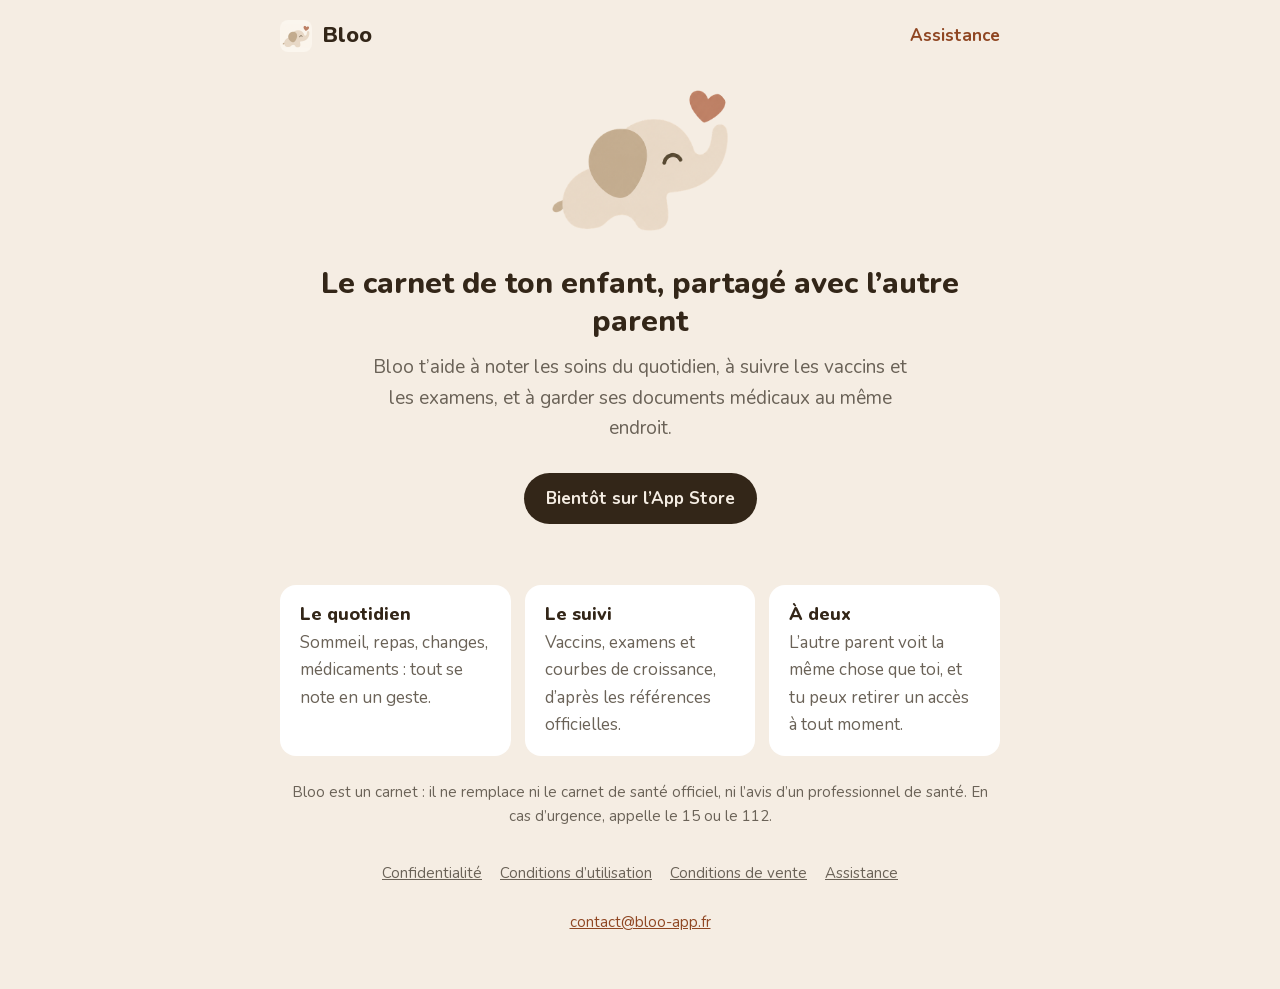
<file: index.html>
<!doctype html>
<html lang="fr">
<head>
<meta charset="utf-8">
<meta name="viewport" content="width=device-width, initial-scale=1">
<title>Bloo, le carnet de ton enfant</title>
<meta name="description" content="Bloo, le carnet de ton enfant : soins du quotidien, vaccins, examens et documents, partagés avec l’autre parent.">
<link rel="icon" type="image/png" href="/img/icone.png">
<link rel="apple-touch-icon" href="/img/icone.png">
<link rel="stylesheet" href="/style.css">
</head>
<body class="home">
<header class="top">
  <a class="brand" href="/"><img src="/img/icone.png" alt="" width="32" height="32"> Bloo</a>
  <a class="top-link" href="/assistance/">Assistance</a>
</header>
<main>
<section class="hero">
  <img class="mascot" src="/img/bloo.png" alt="Bloo, la mascotte de l’application" width="220" height="220">
  <h1>Le carnet de ton enfant, partagé avec l’autre parent</h1>
  <p class="lead">Bloo t’aide à noter les soins du quotidien, à suivre les vaccins et les examens, et à garder ses documents médicaux au même endroit.</p>
  <p class="store"><span class="badge" aria-disabled="true">Bientôt sur l’App Store</span></p>
</section>

<section class="features">
  <div class="card">
    <h2>Le quotidien</h2>
    <p>Sommeil, repas, changes, médicaments : tout se note en un geste.</p>
  </div>
  <div class="card">
    <h2>Le suivi</h2>
    <p>Vaccins, examens et courbes de croissance, d’après les références officielles.</p>
  </div>
  <div class="card">
    <h2>À deux</h2>
    <p>L’autre parent voit la même chose que toi, et tu peux retirer un accès à tout moment.</p>
  </div>
</section>

<p class="note">Bloo est un carnet : il ne remplace ni le carnet de santé officiel, ni l’avis d’un professionnel de santé. En cas d’urgence, appelle le 15 ou le 112.</p>

</main>
<footer>
  <nav aria-label="Informations légales">
    <a href="/confidentialite/">Confidentialité</a>
    <a href="/cgu/">Conditions d’utilisation</a>
    <a href="/cgv/">Conditions de vente</a>
    <a href="/assistance/">Assistance</a>
  </nav>
  <p><a href="mailto:contact@bloo-app.fr">contact@bloo-app.fr</a></p>
</footer>
</body>
</html>
</file>
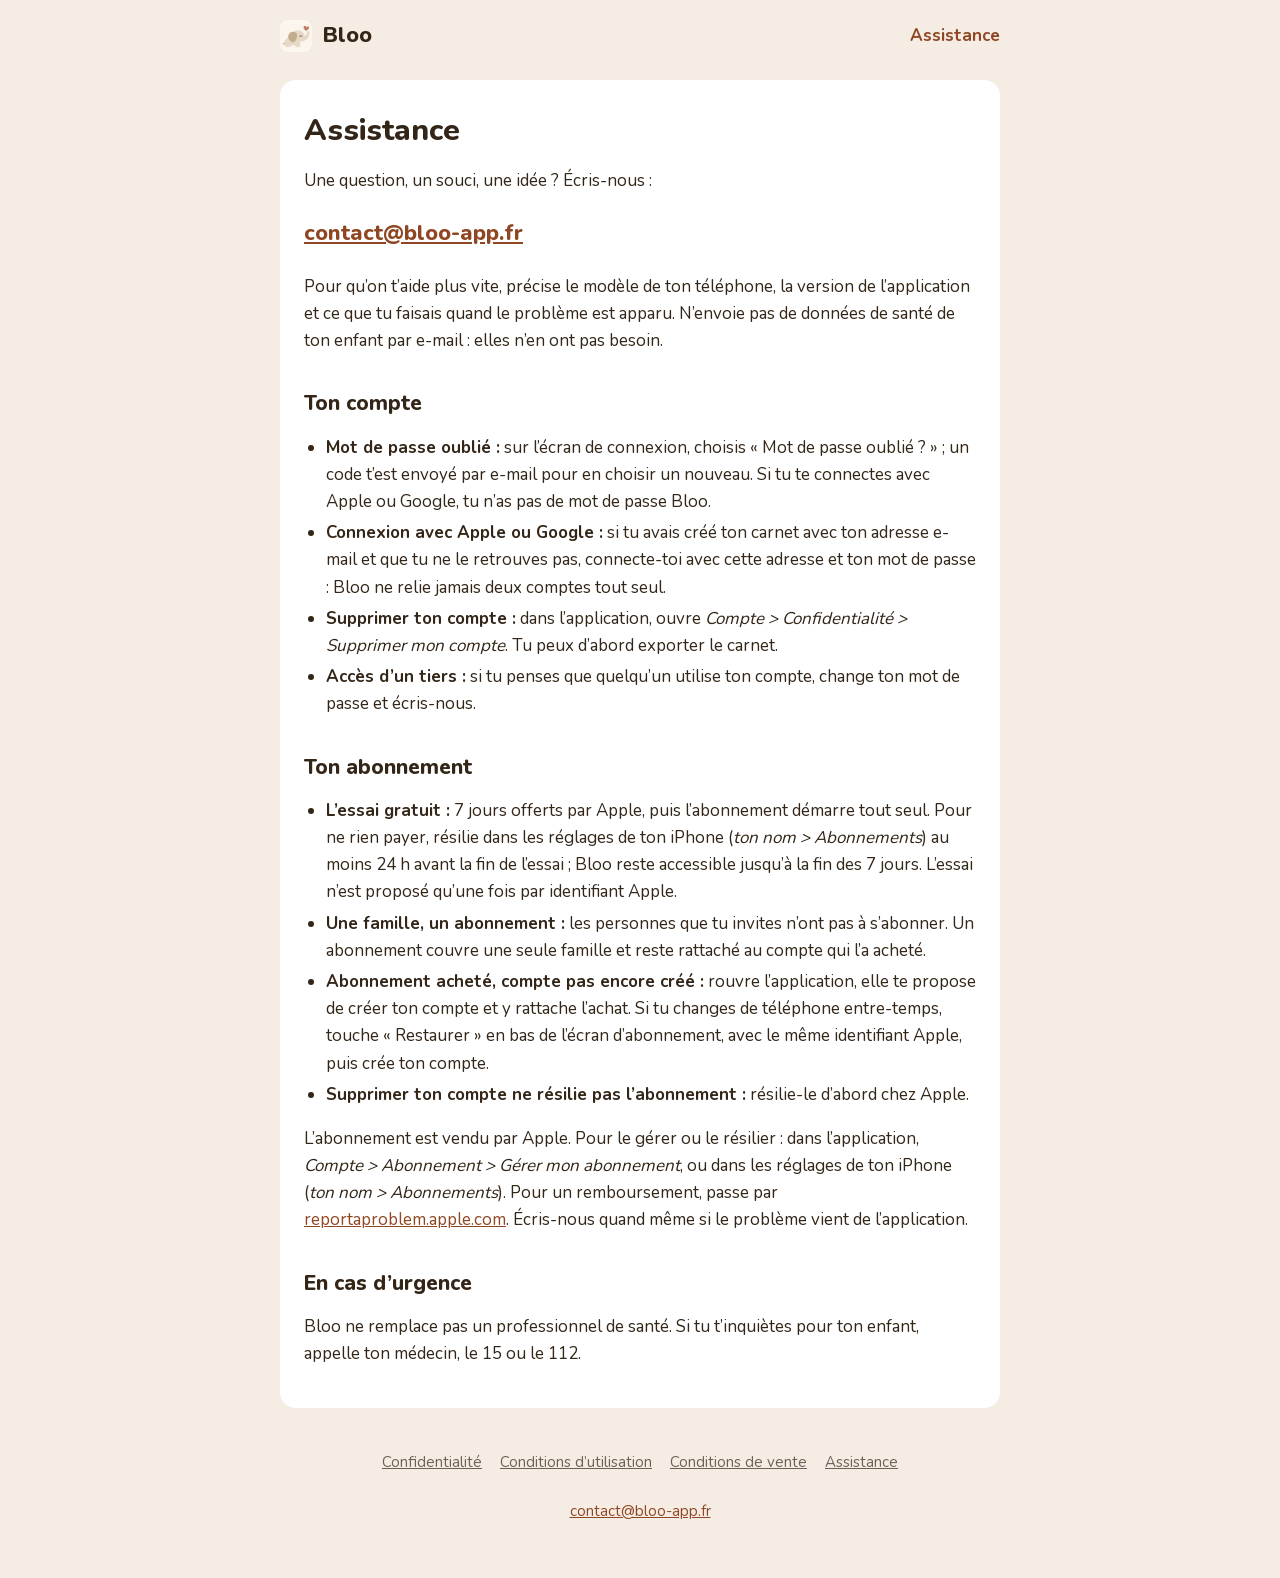
<file: assistance/index.html>
<!doctype html>
<html lang="fr">
<head>
<meta charset="utf-8">
<meta name="viewport" content="width=device-width, initial-scale=1">
<title>Assistance Bloo</title>
<meta name="description" content="Une question sur Bloo ? Écris à contact@bloo-app.fr.">
<link rel="icon" type="image/png" href="/img/icone.png">
<link rel="apple-touch-icon" href="/img/icone.png">
<link rel="stylesheet" href="/style.css">
</head>
<body class="">
<header class="top">
  <a class="brand" href="/"><img src="/img/icone.png" alt="" width="32" height="32"> Bloo</a>
  <a class="top-link" href="/assistance/">Assistance</a>
</header>
<main>
<article class="legal">
<h1>Assistance</h1>

<p>Une question, un souci, une idée ? Écris-nous :</p>
<p class="contact"><a href="mailto:contact@bloo-app.fr">contact@bloo-app.fr</a></p>
<p>Pour qu’on t’aide plus vite, précise le modèle de ton téléphone, la version de l’application et ce que tu faisais quand le problème est apparu. N’envoie pas de données de santé de ton enfant par e-mail : elles n’en ont pas besoin.</p>

<h2>Ton compte</h2>
<ul>
  <li><strong>Mot de passe oublié :</strong> sur l’écran de connexion, choisis « Mot de passe oublié ? » ; un code t’est envoyé par e-mail pour en choisir un nouveau. Si tu te connectes avec Apple ou Google, tu n’as pas de mot de passe Bloo.</li>
  <li><strong>Connexion avec Apple ou Google :</strong> si tu avais créé ton carnet avec ton adresse e-mail et que tu ne le retrouves pas, connecte-toi avec cette adresse et ton mot de passe : Bloo ne relie jamais deux comptes tout seul.</li>
  <li><strong>Supprimer ton compte :</strong> dans l’application, ouvre <em>Compte &gt; Confidentialité &gt; Supprimer mon compte</em>. Tu peux d’abord exporter le carnet.</li>
  <li><strong>Accès d’un tiers :</strong> si tu penses que quelqu’un utilise ton compte, change ton mot de passe et écris-nous.</li>
</ul>

<h2>Ton abonnement</h2>
<ul>
  <li><strong>L’essai gratuit :</strong> 7 jours offerts par Apple, puis l’abonnement démarre tout seul. Pour ne rien payer, résilie dans les réglages de ton iPhone (<em>ton nom &gt; Abonnements</em>) au moins 24 h avant la fin de l’essai ; Bloo reste accessible jusqu’à la fin des 7 jours. L’essai n’est proposé qu’une fois par identifiant Apple.</li>
  <li><strong>Une famille, un abonnement :</strong> les personnes que tu invites n’ont pas à s’abonner. Un abonnement couvre une seule famille et reste rattaché au compte qui l’a acheté.</li>
  <li><strong>Abonnement acheté, compte pas encore créé :</strong> rouvre l’application, elle te propose de créer ton compte et y rattache l’achat. Si tu changes de téléphone entre-temps, touche « Restaurer » en bas de l’écran d’abonnement, avec le même identifiant Apple, puis crée ton compte.</li>
  <li><strong>Supprimer ton compte ne résilie pas l’abonnement :</strong> résilie-le d’abord chez Apple.</li>
</ul>
<p>L’abonnement est vendu par Apple. Pour le gérer ou le résilier : dans l’application, <em>Compte &gt; Abonnement &gt; Gérer mon abonnement</em>, ou dans les réglages de ton iPhone (<em>ton nom &gt; Abonnements</em>). Pour un remboursement, passe par <a href="https://reportaproblem.apple.com">reportaproblem.apple.com</a>. Écris-nous quand même si le problème vient de l’application.</p>

<h2>En cas d’urgence</h2>
<p>Bloo ne remplace pas un professionnel de santé. Si tu t’inquiètes pour ton enfant, appelle ton médecin, le 15 ou le 112.</p>
</article>

</main>
<footer>
  <nav aria-label="Informations légales">
    <a href="/confidentialite/">Confidentialité</a>
    <a href="/cgu/">Conditions d’utilisation</a>
    <a href="/cgv/">Conditions de vente</a>
    <a href="/assistance/">Assistance</a>
  </nav>
  <p><a href="mailto:contact@bloo-app.fr">contact@bloo-app.fr</a></p>
</footer>
</body>
</html>
</file>
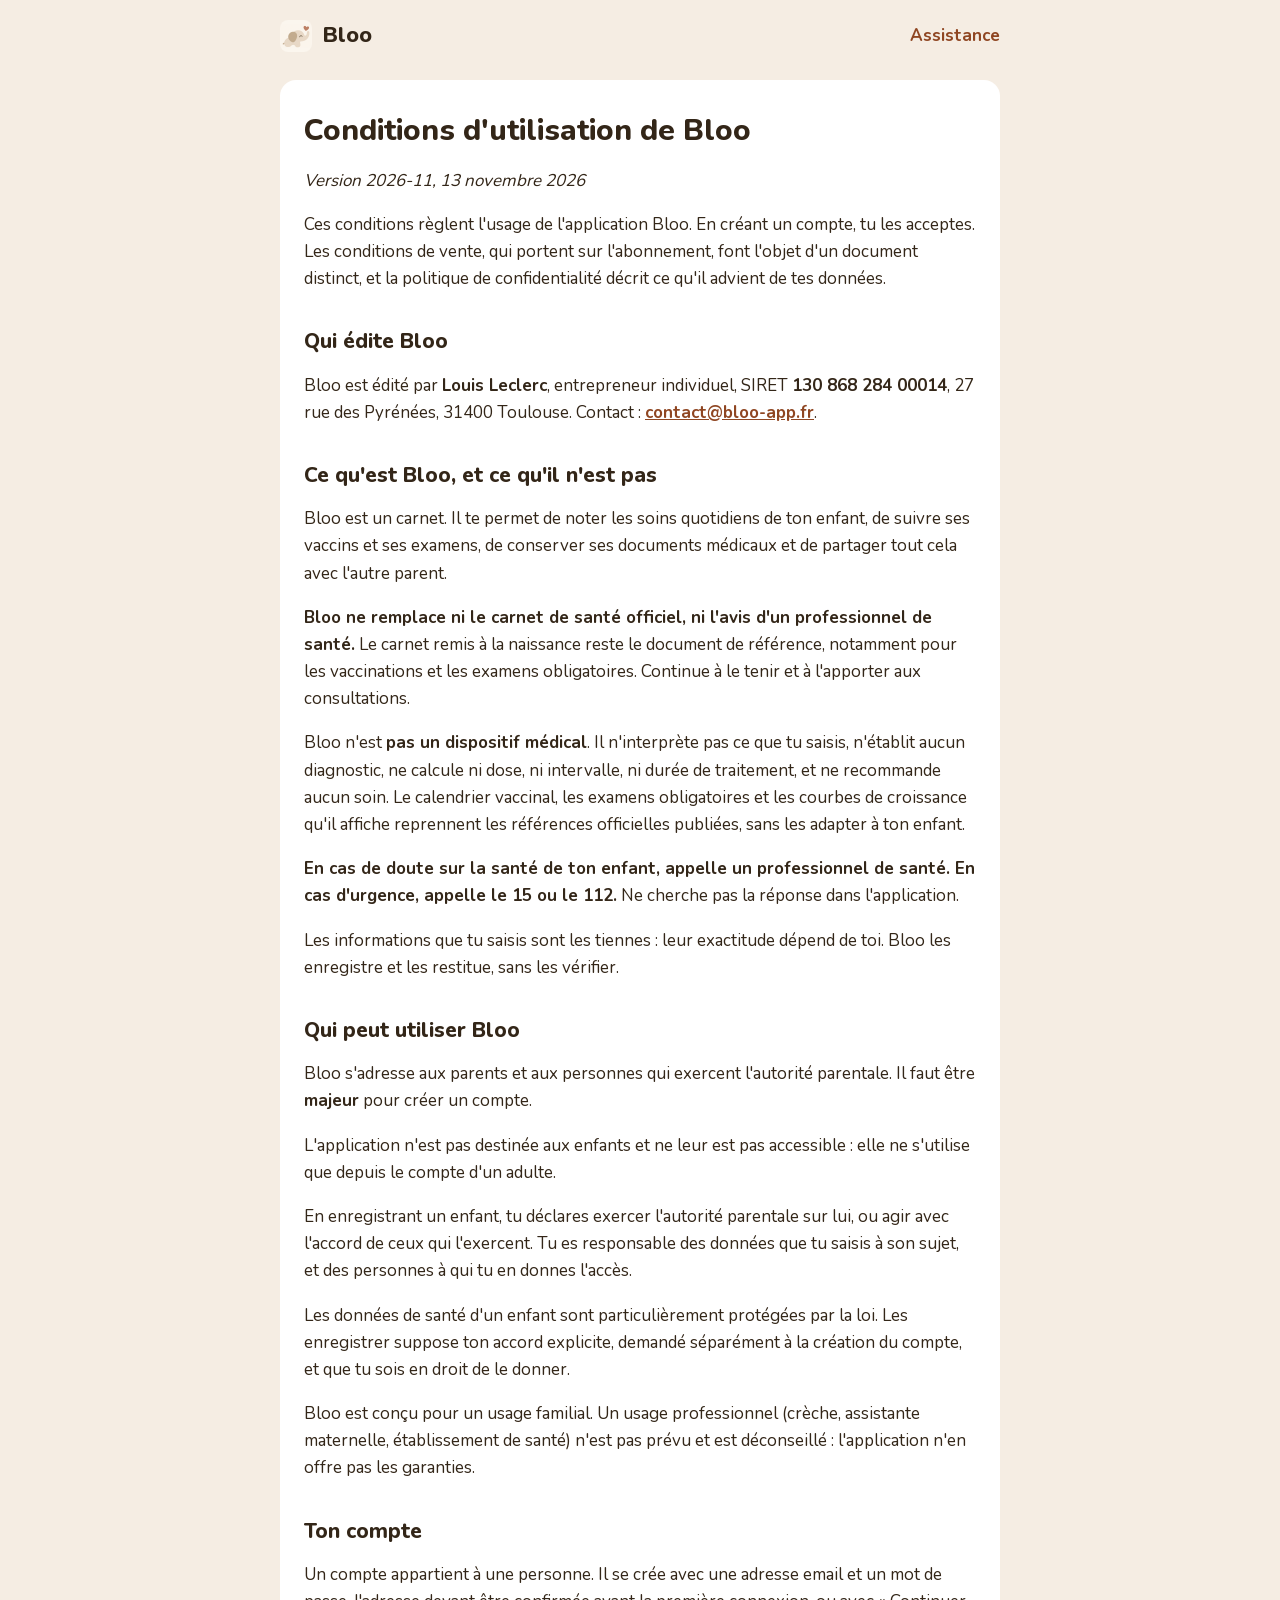
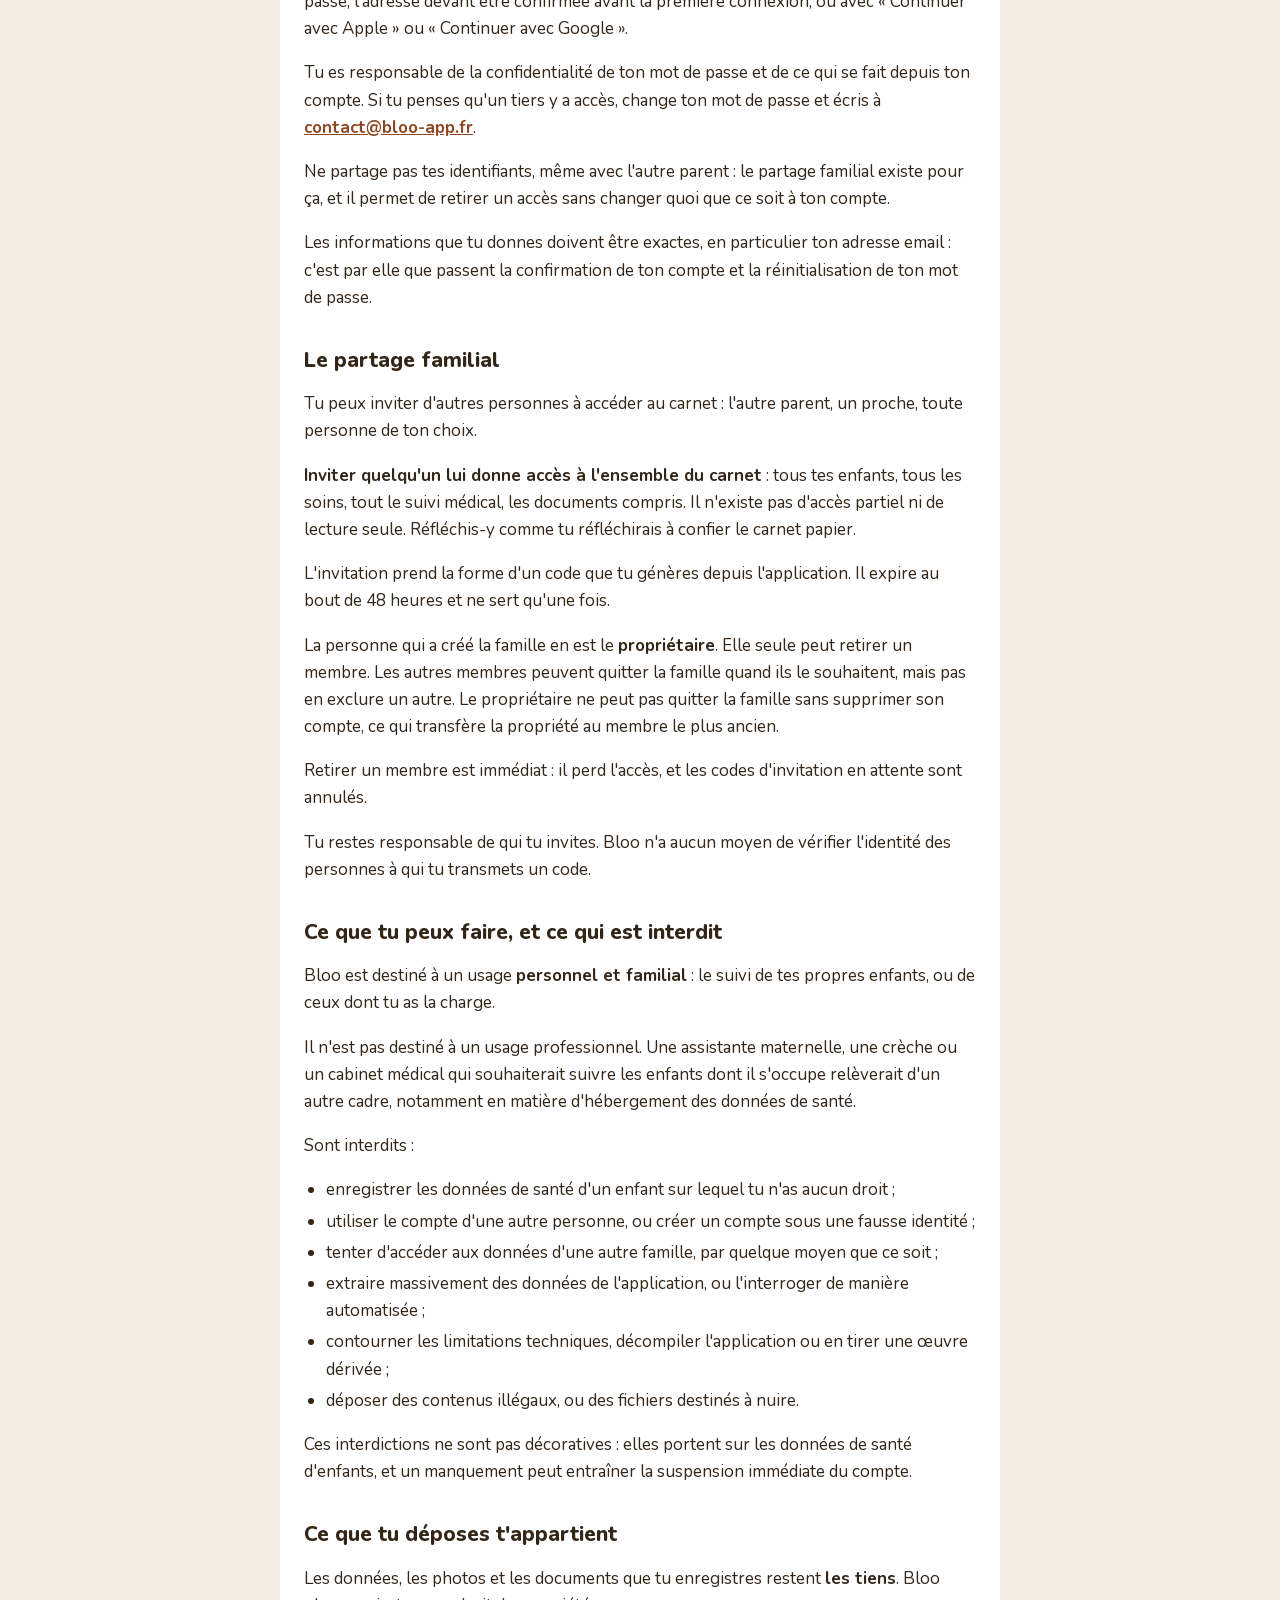
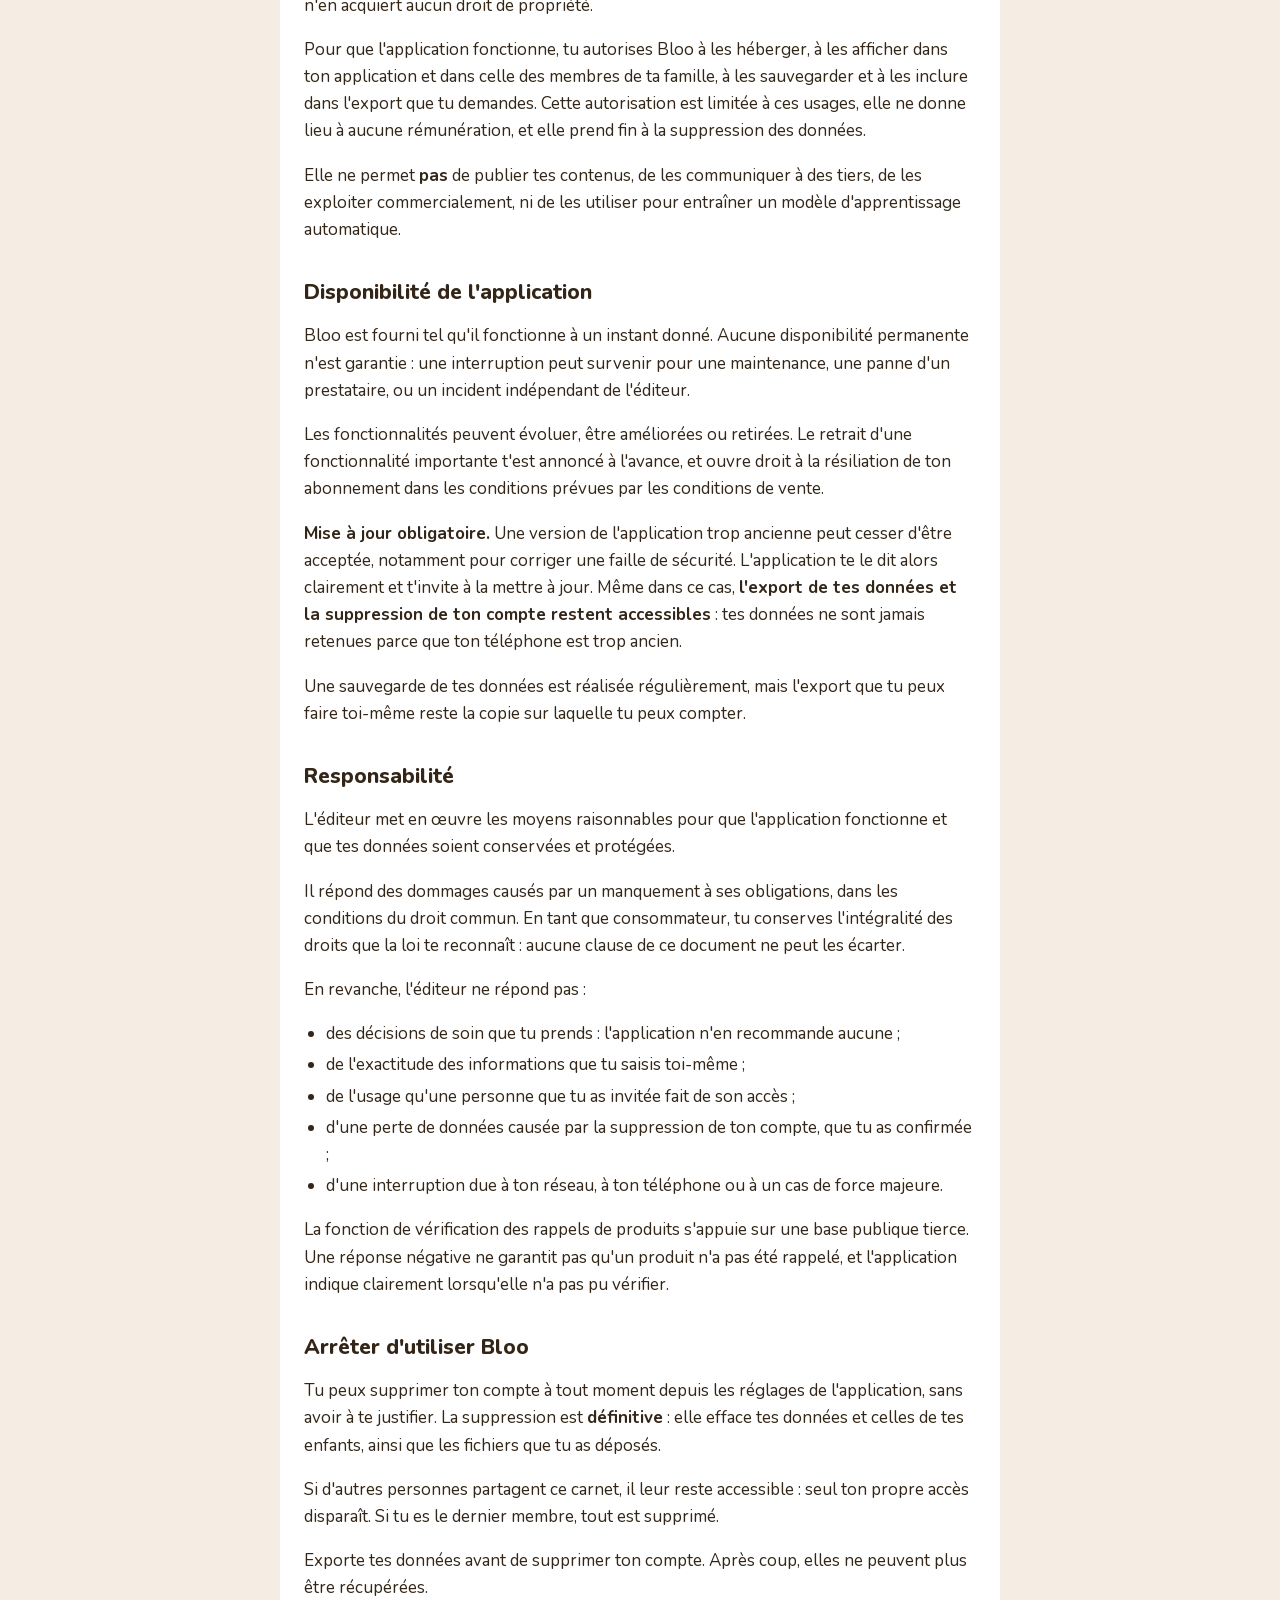
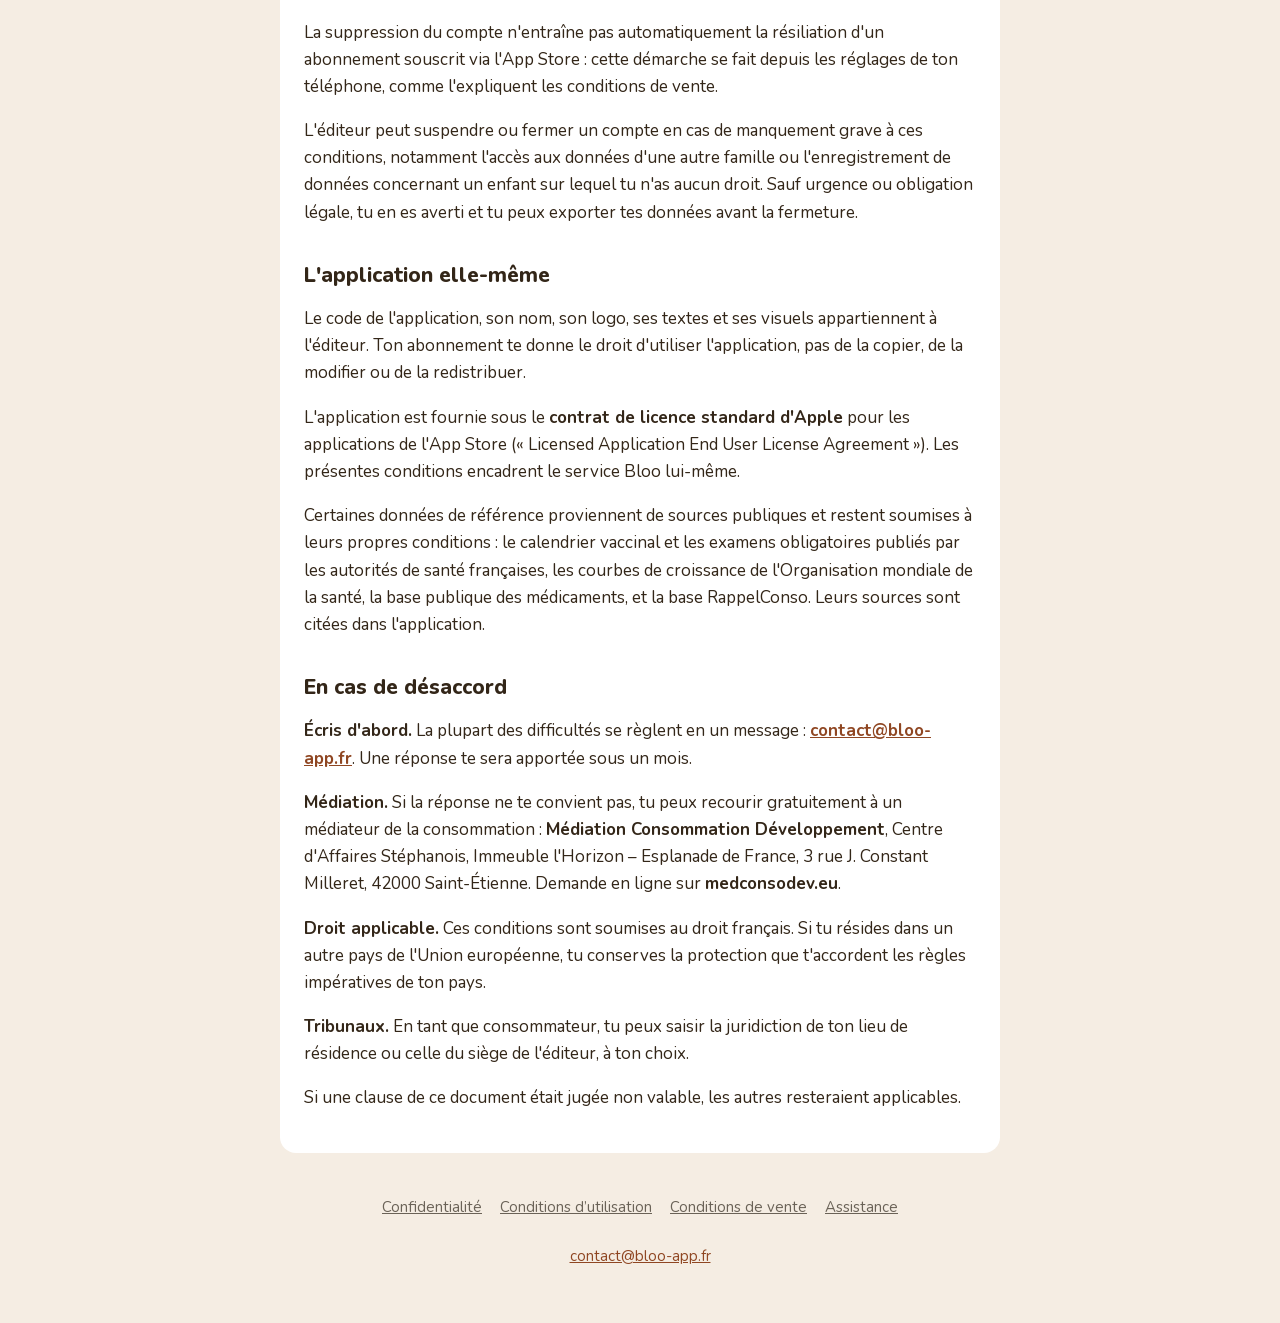
<file: cgu/index.html>
<!doctype html>
<html lang="fr">
<head>
<meta charset="utf-8">
<meta name="viewport" content="width=device-width, initial-scale=1">
<title>Conditions d&#39;utilisation de Bloo</title>
<meta name="description" content="Conditions d&#39;utilisation de Bloo, texte identique à celui de l’application.">
<link rel="icon" type="image/png" href="/img/icone.png">
<link rel="apple-touch-icon" href="/img/icone.png">
<link rel="stylesheet" href="/style.css">
</head>
<body class="">
<header class="top">
  <a class="brand" href="/"><img src="/img/icone.png" alt="" width="32" height="32"> Bloo</a>
  <a class="top-link" href="/assistance/">Assistance</a>
</header>
<main>
<article class="legal">
<h1>Conditions d'utilisation de Bloo</h1>
<p><em>Version 2026-11, 13 novembre 2026</em></p>
<p>Ces conditions règlent l'usage de l'application Bloo. En créant un compte, tu les acceptes. Les conditions de vente, qui portent sur l'abonnement, font l'objet d'un document distinct, et la politique de confidentialité décrit ce qu'il advient de tes données.</p>
<h2>Qui édite Bloo</h2>
<p>Bloo est édité par <strong>Louis Leclerc</strong>, entrepreneur individuel, SIRET <strong>130 868 284 00014</strong>, 27 rue des Pyrénées, 31400 Toulouse. Contact : <strong><a href="mailto:contact@bloo-app.fr">contact@bloo-app.fr</a></strong>.</p>
<h2>Ce qu'est Bloo, et ce qu'il n'est pas</h2>
<p>Bloo est un carnet. Il te permet de noter les soins quotidiens de ton enfant, de suivre ses vaccins et ses examens, de conserver ses documents médicaux et de partager tout cela avec l'autre parent.</p>
<p><strong>Bloo ne remplace ni le carnet de santé officiel, ni l'avis d'un professionnel de santé.</strong> Le carnet remis à la naissance reste le document de référence, notamment pour les vaccinations et les examens obligatoires. Continue à le tenir et à l'apporter aux consultations.</p>
<p>Bloo n'est <strong>pas un dispositif médical</strong>. Il n'interprète pas ce que tu saisis, n'établit aucun diagnostic, ne calcule ni dose, ni intervalle, ni durée de traitement, et ne recommande aucun soin. Le calendrier vaccinal, les examens obligatoires et les courbes de croissance qu'il affiche reprennent les références officielles publiées, sans les adapter à ton enfant.</p>
<p><strong>En cas de doute sur la santé de ton enfant, appelle un professionnel de santé. En cas d'urgence, appelle le 15 ou le 112.</strong> Ne cherche pas la réponse dans l'application.</p>
<p>Les informations que tu saisis sont les tiennes : leur exactitude dépend de toi. Bloo les enregistre et les restitue, sans les vérifier.</p>
<h2>Qui peut utiliser Bloo</h2>
<p>Bloo s'adresse aux parents et aux personnes qui exercent l'autorité parentale. Il faut être <strong>majeur</strong> pour créer un compte.</p>
<p>L'application n'est pas destinée aux enfants et ne leur est pas accessible : elle ne s'utilise que depuis le compte d'un adulte.</p>
<p>En enregistrant un enfant, tu déclares exercer l'autorité parentale sur lui, ou agir avec l'accord de ceux qui l'exercent. Tu es responsable des données que tu saisis à son sujet, et des personnes à qui tu en donnes l'accès.</p>
<p>Les données de santé d'un enfant sont particulièrement protégées par la loi. Les enregistrer suppose ton accord explicite, demandé séparément à la création du compte, et que tu sois en droit de le donner.</p>
<p>Bloo est conçu pour un usage familial. Un usage professionnel (crèche, assistante maternelle, établissement de santé) n'est pas prévu et est déconseillé : l'application n'en offre pas les garanties.</p>
<h2>Ton compte</h2>
<p>Un compte appartient à une personne. Il se crée avec une adresse email et un mot de passe, l'adresse devant être confirmée avant la première connexion, ou avec « Continuer avec Apple » ou « Continuer avec Google ».</p>
<p>Tu es responsable de la confidentialité de ton mot de passe et de ce qui se fait depuis ton compte. Si tu penses qu'un tiers y a accès, change ton mot de passe et écris à <strong><a href="mailto:contact@bloo-app.fr">contact@bloo-app.fr</a></strong>.</p>
<p>Ne partage pas tes identifiants, même avec l'autre parent : le partage familial existe pour ça, et il permet de retirer un accès sans changer quoi que ce soit à ton compte.</p>
<p>Les informations que tu donnes doivent être exactes, en particulier ton adresse email : c'est par elle que passent la confirmation de ton compte et la réinitialisation de ton mot de passe.</p>
<h2>Le partage familial</h2>
<p>Tu peux inviter d'autres personnes à accéder au carnet : l'autre parent, un proche, toute personne de ton choix.</p>
<p><strong>Inviter quelqu'un lui donne accès à l'ensemble du carnet</strong> : tous tes enfants, tous les soins, tout le suivi médical, les documents compris. Il n'existe pas d'accès partiel ni de lecture seule. Réfléchis-y comme tu réfléchirais à confier le carnet papier.</p>
<p>L'invitation prend la forme d'un code que tu génères depuis l'application. Il expire au bout de 48 heures et ne sert qu'une fois.</p>
<p>La personne qui a créé la famille en est le <strong>propriétaire</strong>. Elle seule peut retirer un membre. Les autres membres peuvent quitter la famille quand ils le souhaitent, mais pas en exclure un autre. Le propriétaire ne peut pas quitter la famille sans supprimer son compte, ce qui transfère la propriété au membre le plus ancien.</p>
<p>Retirer un membre est immédiat : il perd l'accès, et les codes d'invitation en attente sont annulés.</p>
<p>Tu restes responsable de qui tu invites. Bloo n'a aucun moyen de vérifier l'identité des personnes à qui tu transmets un code.</p>
<h2>Ce que tu peux faire, et ce qui est interdit</h2>
<p>Bloo est destiné à un usage <strong>personnel et familial</strong> : le suivi de tes propres enfants, ou de ceux dont tu as la charge.</p>
<p>Il n'est pas destiné à un usage professionnel. Une assistante maternelle, une crèche ou un cabinet médical qui souhaiterait suivre les enfants dont il s'occupe relèverait d'un autre cadre, notamment en matière d'hébergement des données de santé.</p>
<p>Sont interdits :</p>
<ul>
<li>enregistrer les données de santé d'un enfant sur lequel tu n'as aucun droit ;</li>
<li>utiliser le compte d'une autre personne, ou créer un compte sous une fausse identité ;</li>
<li>tenter d'accéder aux données d'une autre famille, par quelque moyen que ce soit ;</li>
<li>extraire massivement des données de l'application, ou l'interroger de manière automatisée ;</li>
<li>contourner les limitations techniques, décompiler l'application ou en tirer une œuvre dérivée ;</li>
<li>déposer des contenus illégaux, ou des fichiers destinés à nuire.</li>
</ul>
<p>Ces interdictions ne sont pas décoratives : elles portent sur les données de santé d'enfants, et un manquement peut entraîner la suspension immédiate du compte.</p>
<h2>Ce que tu déposes t'appartient</h2>
<p>Les données, les photos et les documents que tu enregistres restent <strong>les tiens</strong>. Bloo n'en acquiert aucun droit de propriété.</p>
<p>Pour que l'application fonctionne, tu autorises Bloo à les héberger, à les afficher dans ton application et dans celle des membres de ta famille, à les sauvegarder et à les inclure dans l'export que tu demandes. Cette autorisation est limitée à ces usages, elle ne donne lieu à aucune rémunération, et elle prend fin à la suppression des données.</p>
<p>Elle ne permet <strong>pas</strong> de publier tes contenus, de les communiquer à des tiers, de les exploiter commercialement, ni de les utiliser pour entraîner un modèle d'apprentissage automatique.</p>
<h2>Disponibilité de l'application</h2>
<p>Bloo est fourni tel qu'il fonctionne à un instant donné. Aucune disponibilité permanente n'est garantie : une interruption peut survenir pour une maintenance, une panne d'un prestataire, ou un incident indépendant de l'éditeur.</p>
<p>Les fonctionnalités peuvent évoluer, être améliorées ou retirées. Le retrait d'une fonctionnalité importante t'est annoncé à l'avance, et ouvre droit à la résiliation de ton abonnement dans les conditions prévues par les conditions de vente.</p>
<p><strong>Mise à jour obligatoire.</strong> Une version de l'application trop ancienne peut cesser d'être acceptée, notamment pour corriger une faille de sécurité. L'application te le dit alors clairement et t'invite à la mettre à jour. Même dans ce cas, <strong>l'export de tes données et la suppression de ton compte restent accessibles</strong> : tes données ne sont jamais retenues parce que ton téléphone est trop ancien.</p>
<p>Une sauvegarde de tes données est réalisée régulièrement, mais l'export que tu peux faire toi-même reste la copie sur laquelle tu peux compter.</p>
<h2>Responsabilité</h2>
<p>L'éditeur met en œuvre les moyens raisonnables pour que l'application fonctionne et que tes données soient conservées et protégées.</p>
<p>Il répond des dommages causés par un manquement à ses obligations, dans les conditions du droit commun. En tant que consommateur, tu conserves l'intégralité des droits que la loi te reconnaît : aucune clause de ce document ne peut les écarter.</p>
<p>En revanche, l'éditeur ne répond pas :</p>
<ul>
<li>des décisions de soin que tu prends : l'application n'en recommande aucune ;</li>
<li>de l'exactitude des informations que tu saisis toi-même ;</li>
<li>de l'usage qu'une personne que tu as invitée fait de son accès ;</li>
<li>d'une perte de données causée par la suppression de ton compte, que tu as confirmée ;</li>
<li>d'une interruption due à ton réseau, à ton téléphone ou à un cas de force majeure.</li>
</ul>
<p>La fonction de vérification des rappels de produits s'appuie sur une base publique tierce. Une réponse négative ne garantit pas qu'un produit n'a pas été rappelé, et l'application indique clairement lorsqu'elle n'a pas pu vérifier.</p>
<h2>Arrêter d'utiliser Bloo</h2>
<p>Tu peux supprimer ton compte à tout moment depuis les réglages de l'application, sans avoir à te justifier. La suppression est <strong>définitive</strong> : elle efface tes données et celles de tes enfants, ainsi que les fichiers que tu as déposés.</p>
<p>Si d'autres personnes partagent ce carnet, il leur reste accessible : seul ton propre accès disparaît. Si tu es le dernier membre, tout est supprimé.</p>
<p>Exporte tes données avant de supprimer ton compte. Après coup, elles ne peuvent plus être récupérées.</p>
<p>La suppression du compte n'entraîne pas automatiquement la résiliation d'un abonnement souscrit via l'App Store : cette démarche se fait depuis les réglages de ton téléphone, comme l'expliquent les conditions de vente.</p>
<p>L'éditeur peut suspendre ou fermer un compte en cas de manquement grave à ces conditions, notamment l'accès aux données d'une autre famille ou l'enregistrement de données concernant un enfant sur lequel tu n'as aucun droit. Sauf urgence ou obligation légale, tu en es averti et tu peux exporter tes données avant la fermeture.</p>
<h2>L'application elle-même</h2>
<p>Le code de l'application, son nom, son logo, ses textes et ses visuels appartiennent à l'éditeur. Ton abonnement te donne le droit d'utiliser l'application, pas de la copier, de la modifier ou de la redistribuer.</p>
<p>L'application est fournie sous le <strong>contrat de licence standard d'Apple</strong> pour les applications de l'App Store (« Licensed Application End User License Agreement »). Les présentes conditions encadrent le service Bloo lui-même.</p>
<p>Certaines données de référence proviennent de sources publiques et restent soumises à leurs propres conditions : le calendrier vaccinal et les examens obligatoires publiés par les autorités de santé françaises, les courbes de croissance de l'Organisation mondiale de la santé, la base publique des médicaments, et la base RappelConso. Leurs sources sont citées dans l'application.</p>
<h2>En cas de désaccord</h2>
<p><strong>Écris d'abord.</strong> La plupart des difficultés se règlent en un message : <strong><a href="mailto:contact@bloo-app.fr">contact@bloo-app.fr</a></strong>. Une réponse te sera apportée sous un mois.</p>
<p><strong>Médiation.</strong> Si la réponse ne te convient pas, tu peux recourir gratuitement à un médiateur de la consommation : <strong>Médiation Consommation Développement</strong>, Centre d'Affaires Stéphanois, Immeuble l'Horizon – Esplanade de France, 3 rue J. Constant Milleret, 42000 Saint-Étienne. Demande en ligne sur <strong>medconsodev.eu</strong>.</p>
<p><strong>Droit applicable.</strong> Ces conditions sont soumises au droit français. Si tu résides dans un autre pays de l'Union européenne, tu conserves la protection que t'accordent les règles impératives de ton pays.</p>
<p><strong>Tribunaux.</strong> En tant que consommateur, tu peux saisir la juridiction de ton lieu de résidence ou celle du siège de l'éditeur, à ton choix.</p>
<p>Si une clause de ce document était jugée non valable, les autres resteraient applicables.</p>
</article>
</main>
<footer>
  <nav aria-label="Informations légales">
    <a href="/confidentialite/">Confidentialité</a>
    <a href="/cgu/">Conditions d’utilisation</a>
    <a href="/cgv/">Conditions de vente</a>
    <a href="/assistance/">Assistance</a>
  </nav>
  <p><a href="mailto:contact@bloo-app.fr">contact@bloo-app.fr</a></p>
</footer>
</body>
</html>
</file>
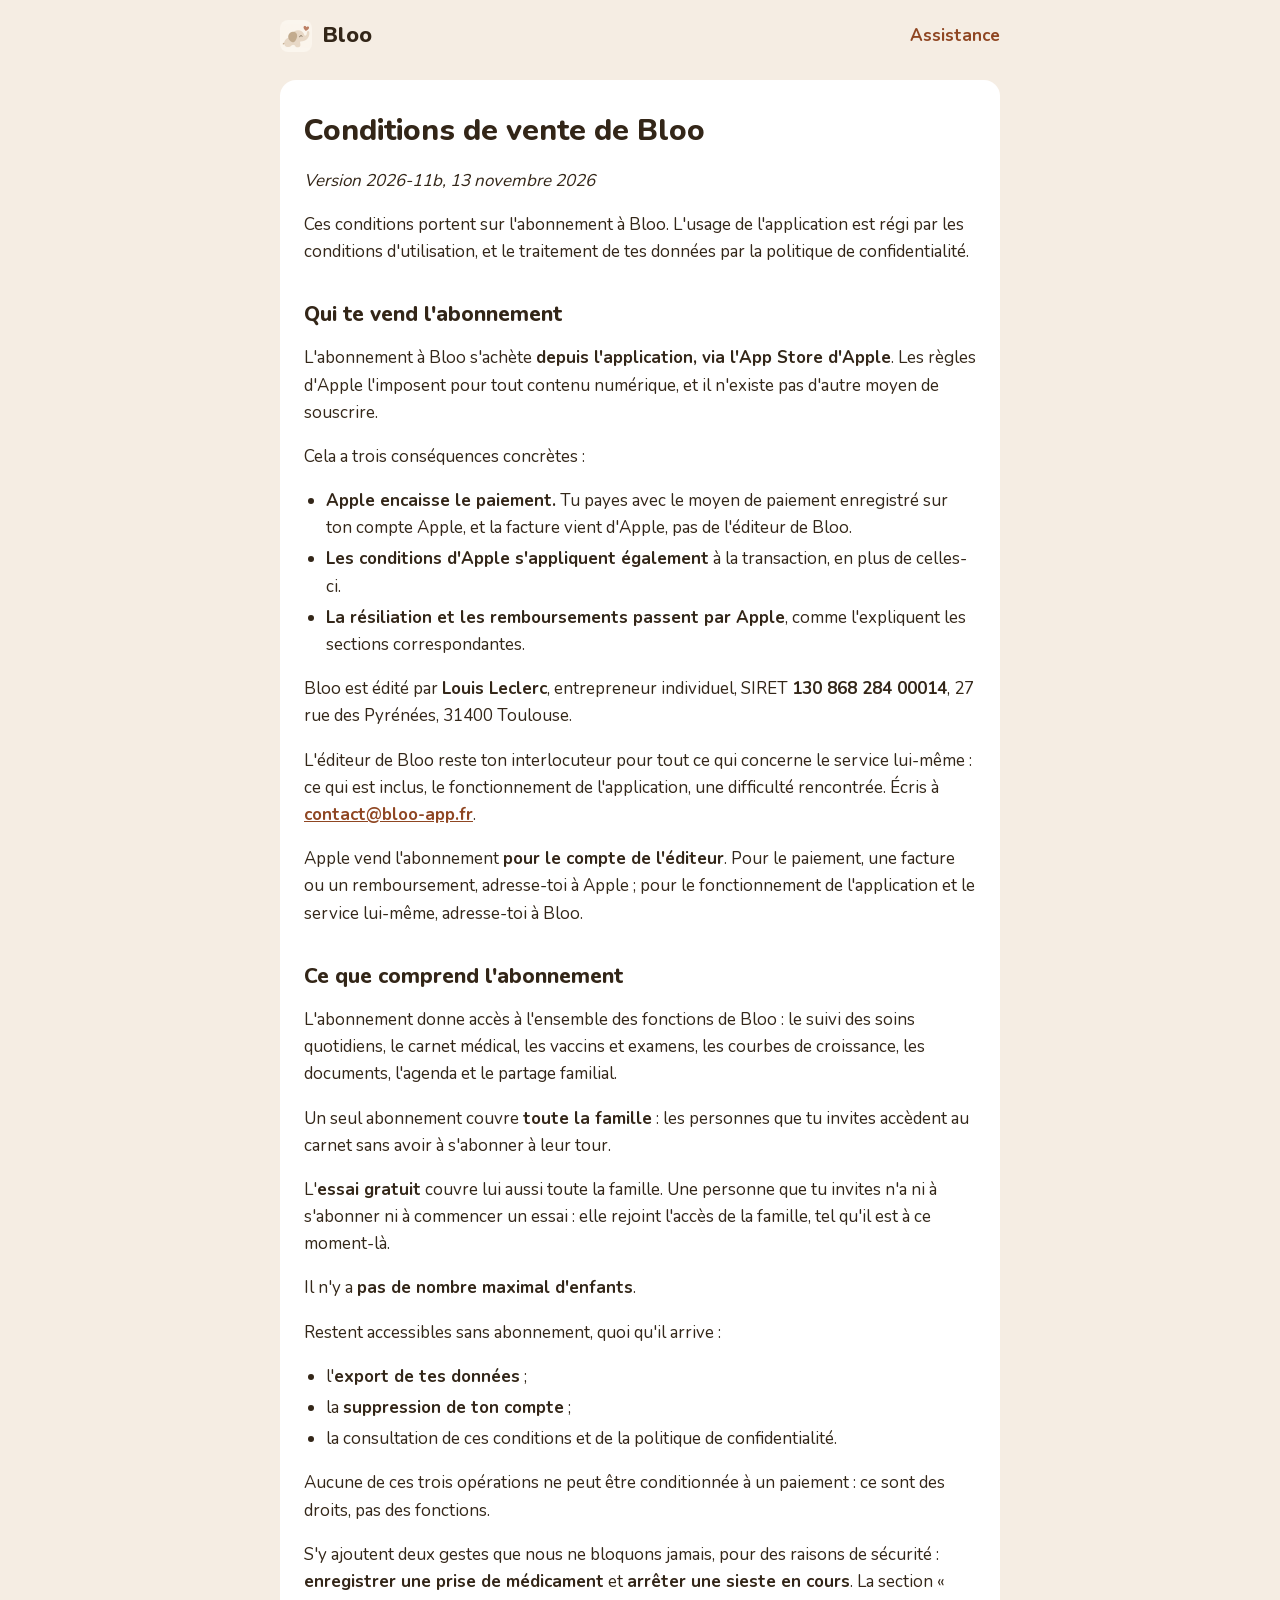
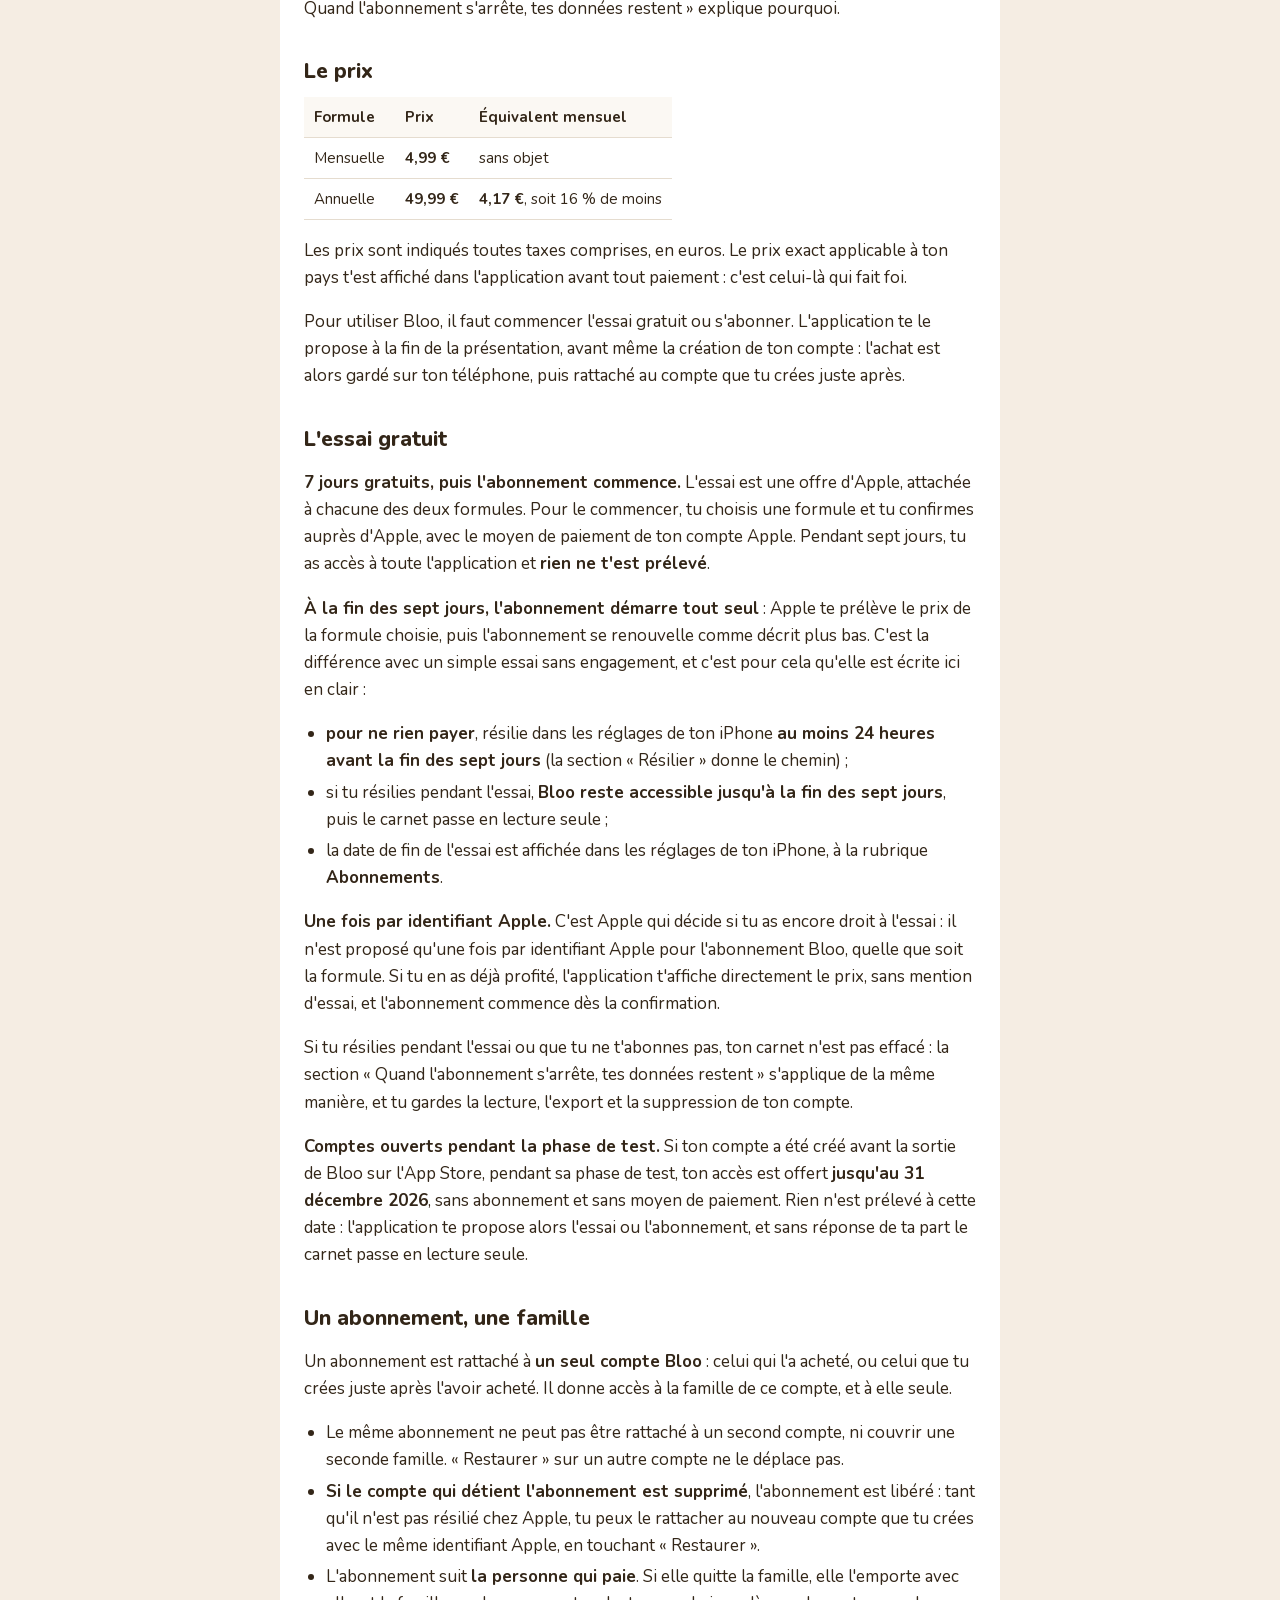
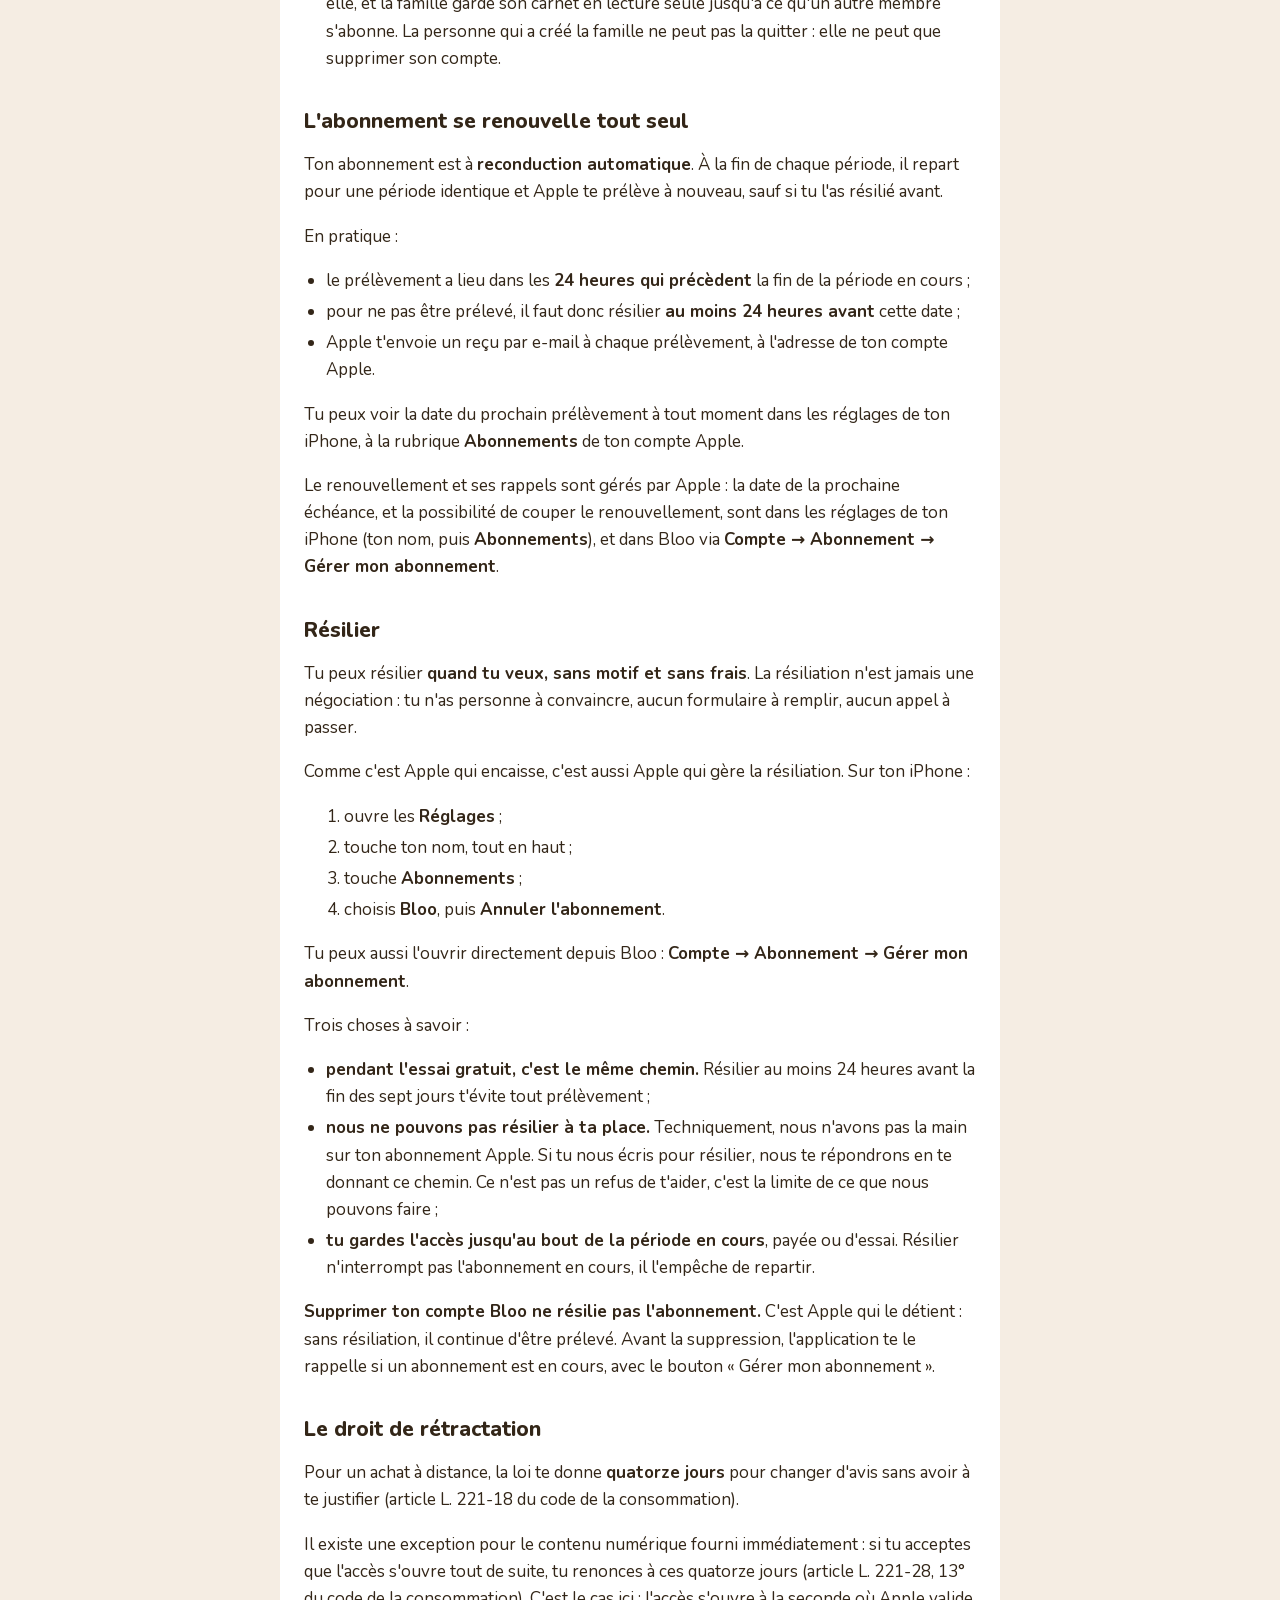
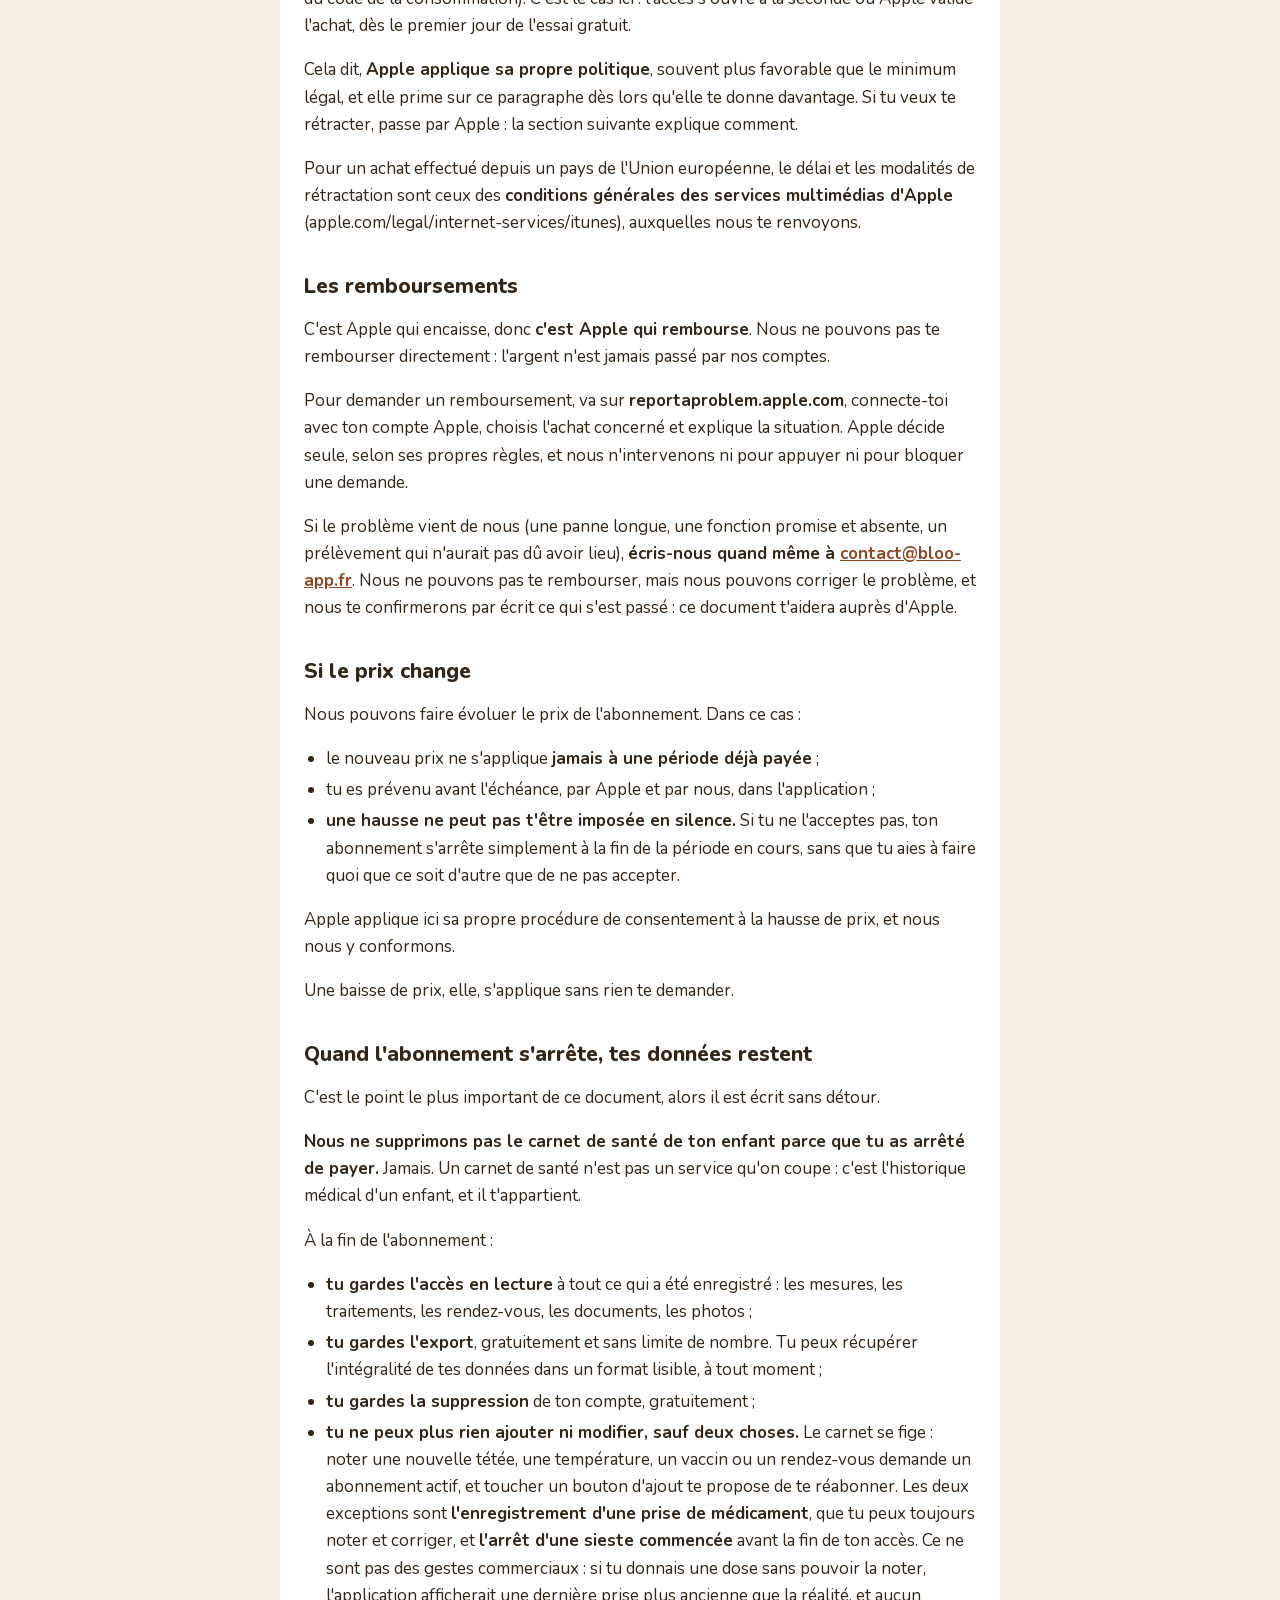
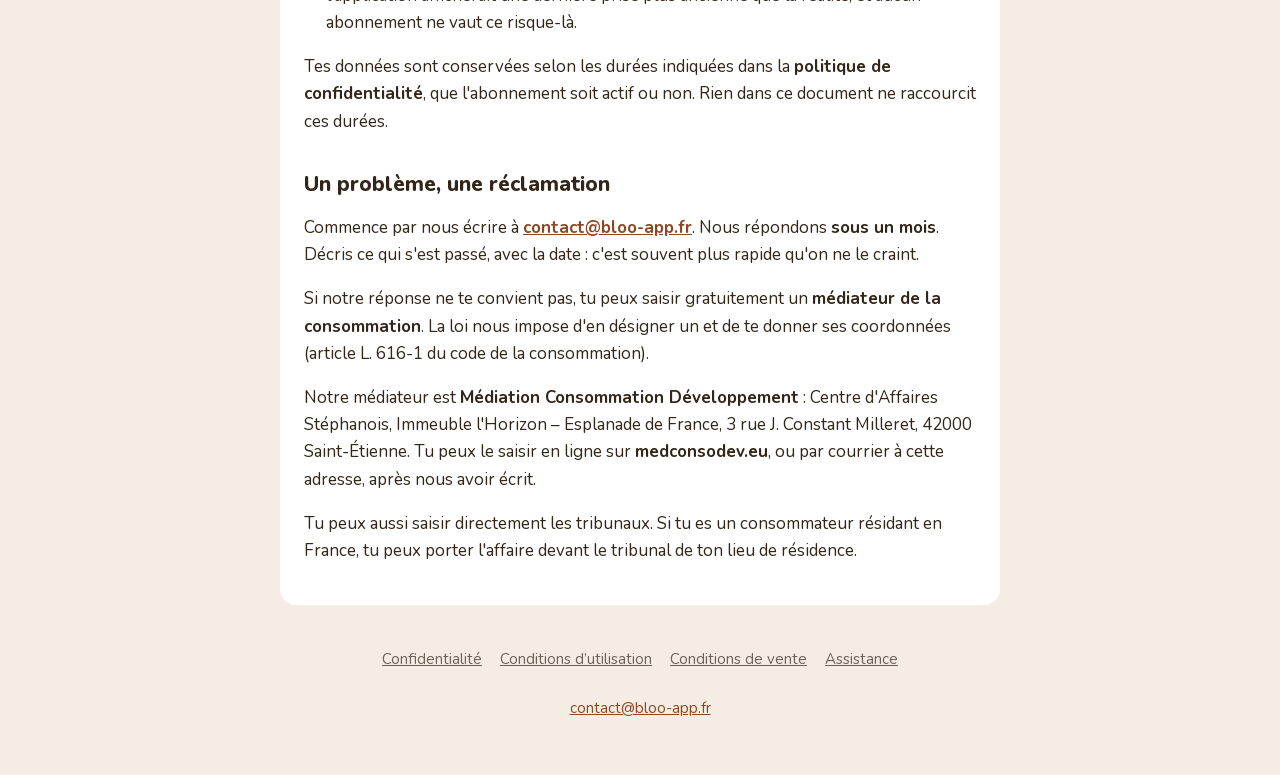
<file: cgv/index.html>
<!doctype html>
<html lang="fr">
<head>
<meta charset="utf-8">
<meta name="viewport" content="width=device-width, initial-scale=1">
<title>Conditions de vente de Bloo</title>
<meta name="description" content="Conditions de vente de Bloo, texte identique à celui de l’application.">
<link rel="icon" type="image/png" href="/img/icone.png">
<link rel="apple-touch-icon" href="/img/icone.png">
<link rel="stylesheet" href="/style.css">
</head>
<body class="">
<header class="top">
  <a class="brand" href="/"><img src="/img/icone.png" alt="" width="32" height="32"> Bloo</a>
  <a class="top-link" href="/assistance/">Assistance</a>
</header>
<main>
<article class="legal">
<h1>Conditions de vente de Bloo</h1>
<p><em>Version 2026-11b, 13 novembre 2026</em></p>
<p>Ces conditions portent sur l'abonnement à Bloo. L'usage de l'application est régi par les conditions d'utilisation, et le traitement de tes données par la politique de confidentialité.</p>
<h2>Qui te vend l'abonnement</h2>
<p>L'abonnement à Bloo s'achète <strong>depuis l'application, via l'App Store d'Apple</strong>. Les règles d'Apple l'imposent pour tout contenu numérique, et il n'existe pas d'autre moyen de souscrire.</p>
<p>Cela a trois conséquences concrètes :</p>
<ul>
<li><strong>Apple encaisse le paiement.</strong> Tu payes avec le moyen de paiement enregistré sur ton compte Apple, et la facture vient d'Apple, pas de l'éditeur de Bloo.</li>
<li><strong>Les conditions d'Apple s'appliquent également</strong> à la transaction, en plus de celles-ci.</li>
<li><strong>La résiliation et les remboursements passent par Apple</strong>, comme l'expliquent les sections correspondantes.</li>
</ul>
<p>Bloo est édité par <strong>Louis Leclerc</strong>, entrepreneur individuel, SIRET <strong>130 868 284 00014</strong>, 27 rue des Pyrénées, 31400 Toulouse.</p>
<p>L'éditeur de Bloo reste ton interlocuteur pour tout ce qui concerne le service lui-même : ce qui est inclus, le fonctionnement de l'application, une difficulté rencontrée. Écris à <strong><a href="mailto:contact@bloo-app.fr">contact@bloo-app.fr</a></strong>.</p>
<p>Apple vend l'abonnement <strong>pour le compte de l'éditeur</strong>. Pour le paiement, une facture ou un remboursement, adresse-toi à Apple ; pour le fonctionnement de l'application et le service lui-même, adresse-toi à Bloo.</p>
<h2>Ce que comprend l'abonnement</h2>
<p>L'abonnement donne accès à l'ensemble des fonctions de Bloo : le suivi des soins quotidiens, le carnet médical, les vaccins et examens, les courbes de croissance, les documents, l'agenda et le partage familial.</p>
<p>Un seul abonnement couvre <strong>toute la famille</strong> : les personnes que tu invites accèdent au carnet sans avoir à s'abonner à leur tour.</p>
<p>L'<strong>essai gratuit</strong> couvre lui aussi toute la famille. Une personne que tu invites n'a ni à s'abonner ni à commencer un essai : elle rejoint l'accès de la famille, tel qu'il est à ce moment-là.</p>
<p>Il n'y a <strong>pas de nombre maximal d'enfants</strong>.</p>
<p>Restent accessibles sans abonnement, quoi qu'il arrive :</p>
<ul>
<li>l'<strong>export de tes données</strong> ;</li>
<li>la <strong>suppression de ton compte</strong> ;</li>
<li>la consultation de ces conditions et de la politique de confidentialité.</li>
</ul>
<p>Aucune de ces trois opérations ne peut être conditionnée à un paiement : ce sont des droits, pas des fonctions.</p>
<p>S'y ajoutent deux gestes que nous ne bloquons jamais, pour des raisons de sécurité : <strong>enregistrer une prise de médicament</strong> et <strong>arrêter une sieste en cours</strong>. La section « Quand l'abonnement s'arrête, tes données restent » explique pourquoi.</p>
<h2>Le prix</h2>
<table>
<thead>
<tr>
<th>Formule</th>
<th>Prix</th>
<th>Équivalent mensuel</th>
</tr>
</thead>
<tbody>
<tr>
<td>Mensuelle</td>
<td><strong>4,99 €</strong></td>
<td>sans objet</td>
</tr>
<tr>
<td>Annuelle</td>
<td><strong>49,99 €</strong></td>
<td><strong>4,17 €</strong>, soit 16 % de moins</td>
</tr>
</tbody>
</table>
<p>Les prix sont indiqués toutes taxes comprises, en euros. Le prix exact applicable à ton pays t'est affiché dans l'application avant tout paiement : c'est celui-là qui fait foi.</p>
<p>Pour utiliser Bloo, il faut commencer l'essai gratuit ou s'abonner. L'application te le propose à la fin de la présentation, avant même la création de ton compte : l'achat est alors gardé sur ton téléphone, puis rattaché au compte que tu crées juste après.</p>
<h2>L'essai gratuit</h2>
<p><strong>7 jours gratuits, puis l'abonnement commence.</strong> L'essai est une offre d'Apple, attachée à chacune des deux formules. Pour le commencer, tu choisis une formule et tu confirmes auprès d'Apple, avec le moyen de paiement de ton compte Apple. Pendant sept jours, tu as accès à toute l'application et <strong>rien ne t'est prélevé</strong>.</p>
<p><strong>À la fin des sept jours, l'abonnement démarre tout seul</strong> : Apple te prélève le prix de la formule choisie, puis l'abonnement se renouvelle comme décrit plus bas. C'est la différence avec un simple essai sans engagement, et c'est pour cela qu'elle est écrite ici en clair :</p>
<ul>
<li><strong>pour ne rien payer</strong>, résilie dans les réglages de ton iPhone <strong>au moins 24 heures avant la fin des sept jours</strong> (la section « Résilier » donne le chemin) ;</li>
<li>si tu résilies pendant l'essai, <strong>Bloo reste accessible jusqu'à la fin des sept jours</strong>, puis le carnet passe en lecture seule ;</li>
<li>la date de fin de l'essai est affichée dans les réglages de ton iPhone, à la rubrique <strong>Abonnements</strong>.</li>
</ul>
<p><strong>Une fois par identifiant Apple.</strong> C'est Apple qui décide si tu as encore droit à l'essai : il n'est proposé qu'une fois par identifiant Apple pour l'abonnement Bloo, quelle que soit la formule. Si tu en as déjà profité, l'application t'affiche directement le prix, sans mention d'essai, et l'abonnement commence dès la confirmation.</p>
<p>Si tu résilies pendant l'essai ou que tu ne t'abonnes pas, ton carnet n'est pas effacé : la section « Quand l'abonnement s'arrête, tes données restent » s'applique de la même manière, et tu gardes la lecture, l'export et la suppression de ton compte.</p>
<p><strong>Comptes ouverts pendant la phase de test.</strong> Si ton compte a été créé avant la sortie de Bloo sur l'App Store, pendant sa phase de test, ton accès est offert <strong>jusqu'au 31 décembre 2026</strong>, sans abonnement et sans moyen de paiement. Rien n'est prélevé à cette date : l'application te propose alors l'essai ou l'abonnement, et sans réponse de ta part le carnet passe en lecture seule.</p>
<h2>Un abonnement, une famille</h2>
<p>Un abonnement est rattaché à <strong>un seul compte Bloo</strong> : celui qui l'a acheté, ou celui que tu crées juste après l'avoir acheté. Il donne accès à la famille de ce compte, et à elle seule.</p>
<ul>
<li>Le même abonnement ne peut pas être rattaché à un second compte, ni couvrir une seconde famille. « Restaurer » sur un autre compte ne le déplace pas.</li>
<li><strong>Si le compte qui détient l'abonnement est supprimé</strong>, l'abonnement est libéré : tant qu'il n'est pas résilié chez Apple, tu peux le rattacher au nouveau compte que tu crées avec le même identifiant Apple, en touchant « Restaurer ».</li>
<li>L'abonnement suit <strong>la personne qui paie</strong>. Si elle quitte la famille, elle l'emporte avec elle, et la famille garde son carnet en lecture seule jusqu'à ce qu'un autre membre s'abonne. La personne qui a créé la famille ne peut pas la quitter : elle ne peut que supprimer son compte.</li>
</ul>
<h2>L'abonnement se renouvelle tout seul</h2>
<p>Ton abonnement est à <strong>reconduction automatique</strong>. À la fin de chaque période, il repart pour une période identique et Apple te prélève à nouveau, sauf si tu l'as résilié avant.</p>
<p>En pratique :</p>
<ul>
<li>le prélèvement a lieu dans les <strong>24 heures qui précèdent</strong> la fin de la période en cours ;</li>
<li>pour ne pas être prélevé, il faut donc résilier <strong>au moins 24 heures avant</strong> cette date ;</li>
<li>Apple t'envoie un reçu par e-mail à chaque prélèvement, à l'adresse de ton compte Apple.</li>
</ul>
<p>Tu peux voir la date du prochain prélèvement à tout moment dans les réglages de ton iPhone, à la rubrique <strong>Abonnements</strong> de ton compte Apple.</p>
<p>Le renouvellement et ses rappels sont gérés par Apple : la date de la prochaine échéance, et la possibilité de couper le renouvellement, sont dans les réglages de ton iPhone (ton nom, puis <strong>Abonnements</strong>), et dans Bloo via <strong>Compte → Abonnement → Gérer mon abonnement</strong>.</p>
<h2>Résilier</h2>
<p>Tu peux résilier <strong>quand tu veux, sans motif et sans frais</strong>. La résiliation n'est jamais une négociation : tu n'as personne à convaincre, aucun formulaire à remplir, aucun appel à passer.</p>
<p>Comme c'est Apple qui encaisse, c'est aussi Apple qui gère la résiliation. Sur ton iPhone :</p>
<ol>
<li>ouvre les <strong>Réglages</strong> ;</li>
<li>touche ton nom, tout en haut ;</li>
<li>touche <strong>Abonnements</strong> ;</li>
<li>choisis <strong>Bloo</strong>, puis <strong>Annuler l'abonnement</strong>.</li>
</ol>
<p>Tu peux aussi l'ouvrir directement depuis Bloo : <strong>Compte → Abonnement → Gérer mon abonnement</strong>.</p>
<p>Trois choses à savoir :</p>
<ul>
<li><strong>pendant l'essai gratuit, c'est le même chemin.</strong> Résilier au moins 24 heures avant la fin des sept jours t'évite tout prélèvement ;</li>
<li><strong>nous ne pouvons pas résilier à ta place.</strong> Techniquement, nous n'avons pas la main sur ton abonnement Apple. Si tu nous écris pour résilier, nous te répondrons en te donnant ce chemin. Ce n'est pas un refus de t'aider, c'est la limite de ce que nous pouvons faire ;</li>
<li><strong>tu gardes l'accès jusqu'au bout de la période en cours</strong>, payée ou d'essai. Résilier n'interrompt pas l'abonnement en cours, il l'empêche de repartir.</li>
</ul>
<p><strong>Supprimer ton compte Bloo ne résilie pas l'abonnement.</strong> C'est Apple qui le détient : sans résiliation, il continue d'être prélevé. Avant la suppression, l'application te le rappelle si un abonnement est en cours, avec le bouton « Gérer mon abonnement ».</p>
<h2>Le droit de rétractation</h2>
<p>Pour un achat à distance, la loi te donne <strong>quatorze jours</strong> pour changer d'avis sans avoir à te justifier (article L. 221-18 du code de la consommation).</p>
<p>Il existe une exception pour le contenu numérique fourni immédiatement : si tu acceptes que l'accès s'ouvre tout de suite, tu renonces à ces quatorze jours (article L. 221-28, 13° du code de la consommation). C'est le cas ici : l'accès s'ouvre à la seconde où Apple valide l'achat, dès le premier jour de l'essai gratuit.</p>
<p>Cela dit, <strong>Apple applique sa propre politique</strong>, souvent plus favorable que le minimum légal, et elle prime sur ce paragraphe dès lors qu'elle te donne davantage. Si tu veux te rétracter, passe par Apple : la section suivante explique comment.</p>
<p>Pour un achat effectué depuis un pays de l'Union européenne, le délai et les modalités de rétractation sont ceux des <strong>conditions générales des services multimédias d'Apple</strong> (apple.com/legal/internet-services/itunes), auxquelles nous te renvoyons.</p>
<h2>Les remboursements</h2>
<p>C'est Apple qui encaisse, donc <strong>c'est Apple qui rembourse</strong>. Nous ne pouvons pas te rembourser directement : l'argent n'est jamais passé par nos comptes.</p>
<p>Pour demander un remboursement, va sur <strong>reportaproblem.apple.com</strong>, connecte-toi avec ton compte Apple, choisis l'achat concerné et explique la situation. Apple décide seule, selon ses propres règles, et nous n'intervenons ni pour appuyer ni pour bloquer une demande.</p>
<p>Si le problème vient de nous (une panne longue, une fonction promise et absente, un prélèvement qui n'aurait pas dû avoir lieu), <strong>écris-nous quand même à <a href="mailto:contact@bloo-app.fr">contact@bloo-app.fr</a></strong>. Nous ne pouvons pas te rembourser, mais nous pouvons corriger le problème, et nous te confirmerons par écrit ce qui s'est passé : ce document t'aidera auprès d'Apple.</p>
<h2>Si le prix change</h2>
<p>Nous pouvons faire évoluer le prix de l'abonnement. Dans ce cas :</p>
<ul>
<li>le nouveau prix ne s'applique <strong>jamais à une période déjà payée</strong> ;</li>
<li>tu es prévenu avant l'échéance, par Apple et par nous, dans l'application ;</li>
<li><strong>une hausse ne peut pas t'être imposée en silence.</strong> Si tu ne l'acceptes pas, ton abonnement s'arrête simplement à la fin de la période en cours, sans que tu aies à faire quoi que ce soit d'autre que de ne pas accepter.</li>
</ul>
<p>Apple applique ici sa propre procédure de consentement à la hausse de prix, et nous nous y conformons.</p>
<p>Une baisse de prix, elle, s'applique sans rien te demander.</p>
<h2>Quand l'abonnement s'arrête, tes données restent</h2>
<p>C'est le point le plus important de ce document, alors il est écrit sans détour.</p>
<p><strong>Nous ne supprimons pas le carnet de santé de ton enfant parce que tu as arrêté de payer.</strong> Jamais. Un carnet de santé n'est pas un service qu'on coupe : c'est l'historique médical d'un enfant, et il t'appartient.</p>
<p>À la fin de l'abonnement :</p>
<ul>
<li><strong>tu gardes l'accès en lecture</strong> à tout ce qui a été enregistré : les mesures, les traitements, les rendez-vous, les documents, les photos ;</li>
<li><strong>tu gardes l'export</strong>, gratuitement et sans limite de nombre. Tu peux récupérer l'intégralité de tes données dans un format lisible, à tout moment ;</li>
<li><strong>tu gardes la suppression</strong> de ton compte, gratuitement ;</li>
<li><strong>tu ne peux plus rien ajouter ni modifier, sauf deux choses.</strong> Le carnet se fige : noter une nouvelle tétée, une température, un vaccin ou un rendez-vous demande un abonnement actif, et toucher un bouton d'ajout te propose de te réabonner. Les deux exceptions sont <strong>l'enregistrement d'une prise de médicament</strong>, que tu peux toujours noter et corriger, et <strong>l'arrêt d'une sieste commencée</strong> avant la fin de ton accès. Ce ne sont pas des gestes commerciaux : si tu donnais une dose sans pouvoir la noter, l'application afficherait une dernière prise plus ancienne que la réalité, et aucun abonnement ne vaut ce risque-là.</li>
</ul>
<p>Tes données sont conservées selon les durées indiquées dans la <strong>politique de confidentialité</strong>, que l'abonnement soit actif ou non. Rien dans ce document ne raccourcit ces durées.</p>
<h2>Un problème, une réclamation</h2>
<p>Commence par nous écrire à <strong><a href="mailto:contact@bloo-app.fr">contact@bloo-app.fr</a></strong>. Nous répondons <strong>sous un mois</strong>. Décris ce qui s'est passé, avec la date : c'est souvent plus rapide qu'on ne le craint.</p>
<p>Si notre réponse ne te convient pas, tu peux saisir gratuitement un <strong>médiateur de la consommation</strong>. La loi nous impose d'en désigner un et de te donner ses coordonnées (article L. 616-1 du code de la consommation).</p>
<p>Notre médiateur est <strong>Médiation Consommation Développement</strong> : Centre d'Affaires Stéphanois, Immeuble l'Horizon – Esplanade de France, 3 rue J. Constant Milleret, 42000 Saint-Étienne. Tu peux le saisir en ligne sur <strong>medconsodev.eu</strong>, ou par courrier à cette adresse, après nous avoir écrit.</p>
<p>Tu peux aussi saisir directement les tribunaux. Si tu es un consommateur résidant en France, tu peux porter l'affaire devant le tribunal de ton lieu de résidence.</p>
</article>
</main>
<footer>
  <nav aria-label="Informations légales">
    <a href="/confidentialite/">Confidentialité</a>
    <a href="/cgu/">Conditions d’utilisation</a>
    <a href="/cgv/">Conditions de vente</a>
    <a href="/assistance/">Assistance</a>
  </nav>
  <p><a href="mailto:contact@bloo-app.fr">contact@bloo-app.fr</a></p>
</footer>
</body>
</html>
</file>
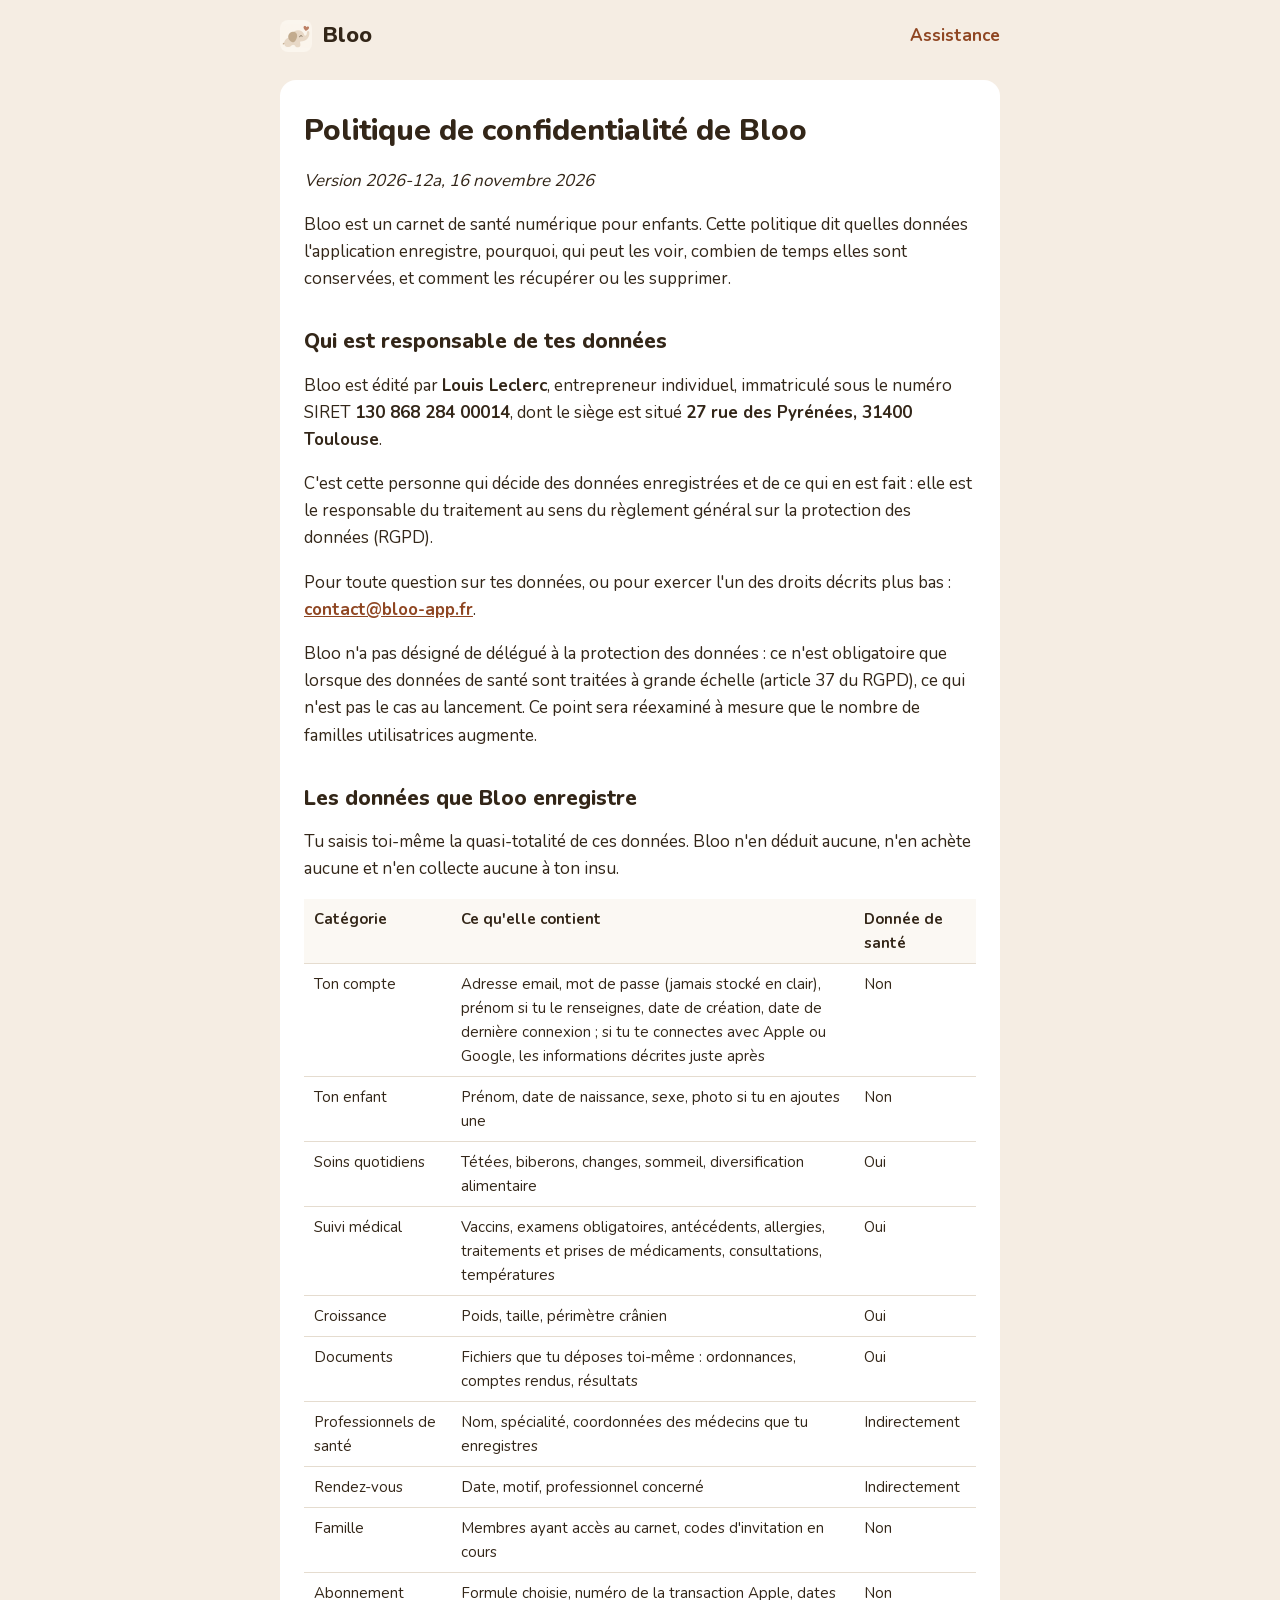
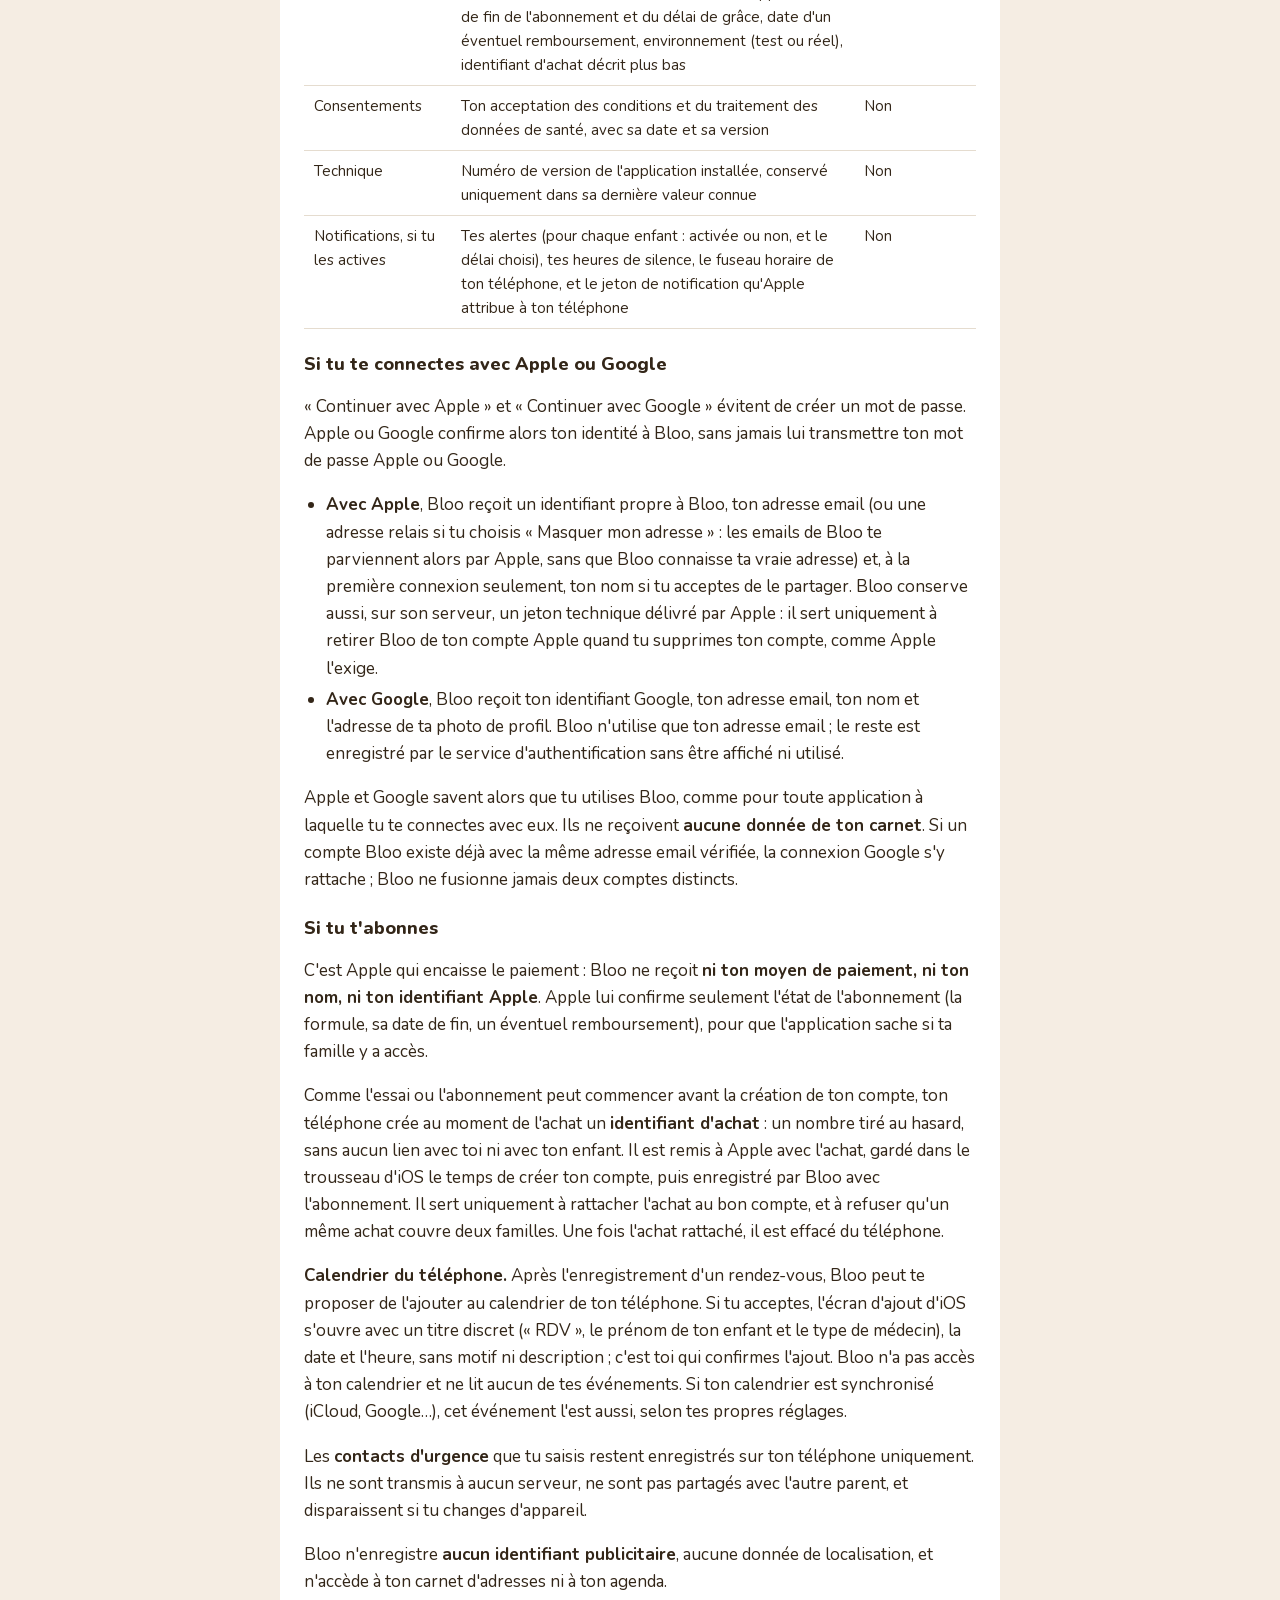
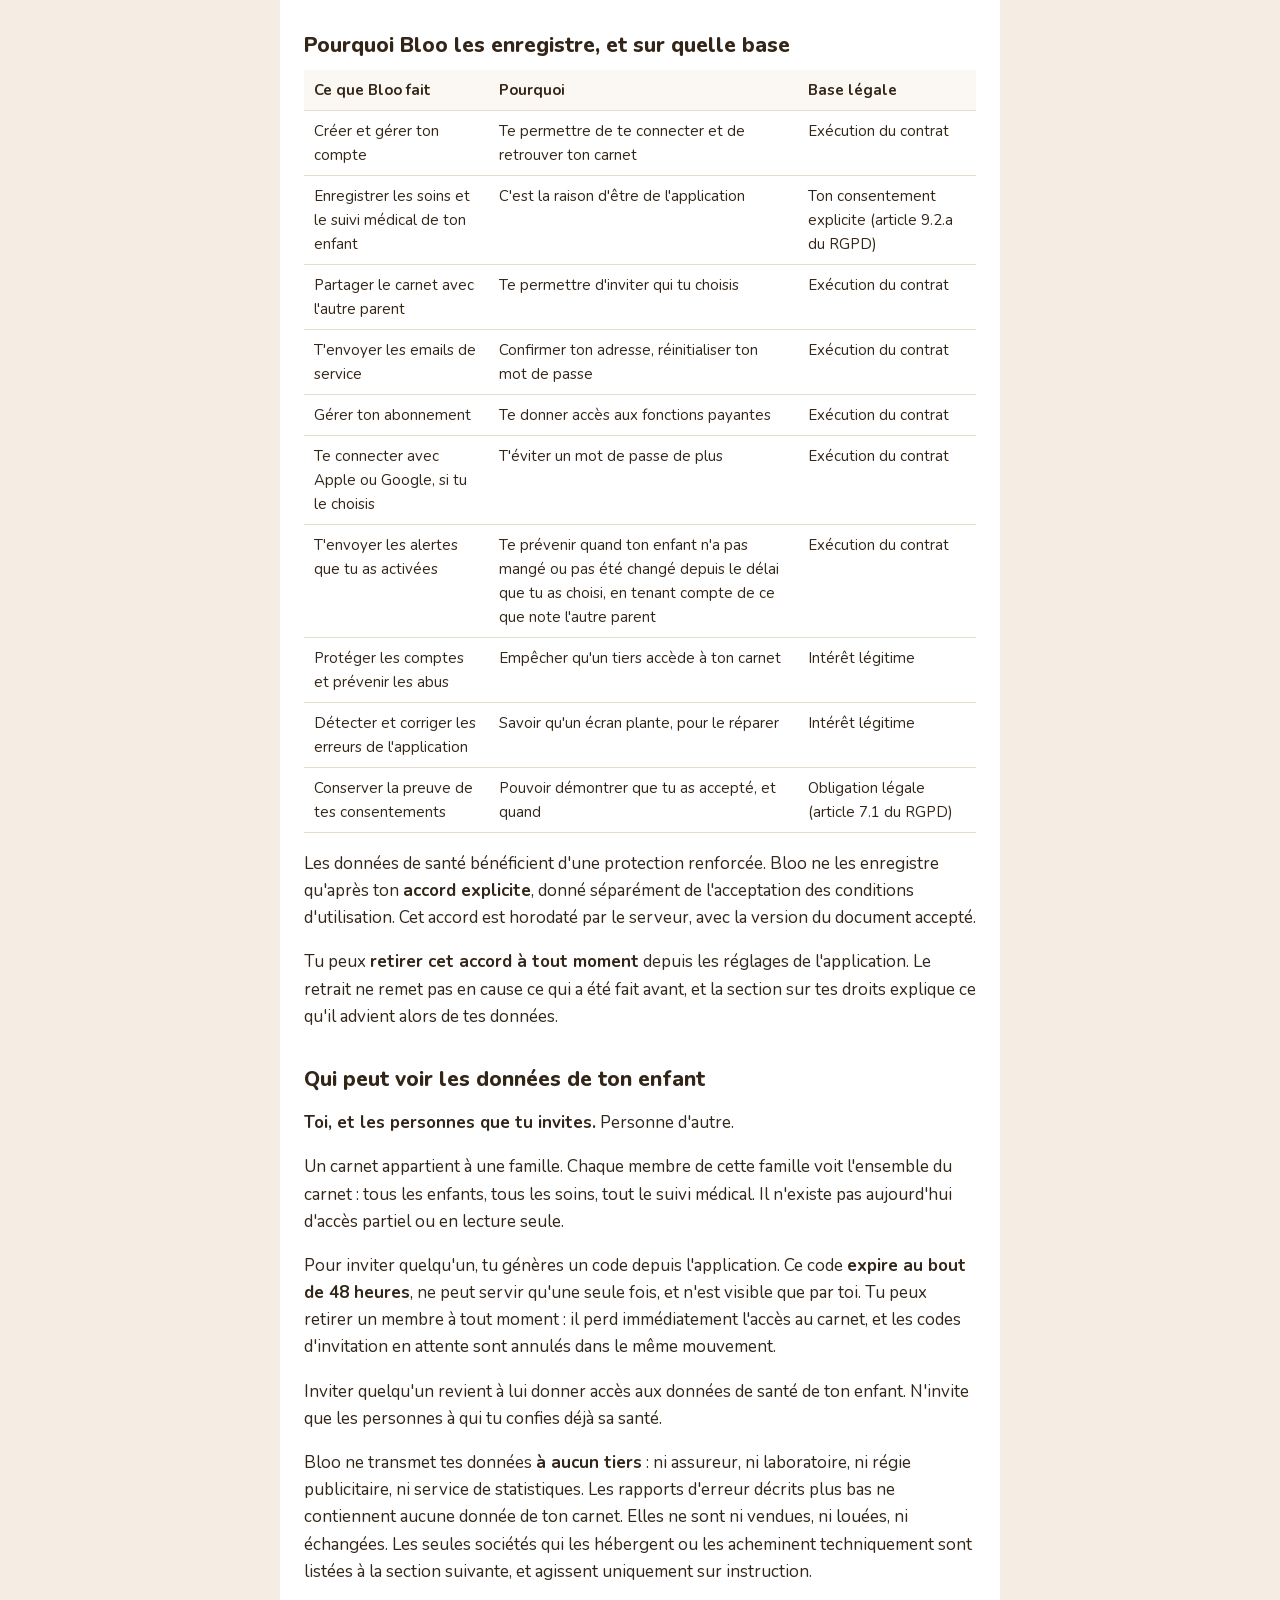
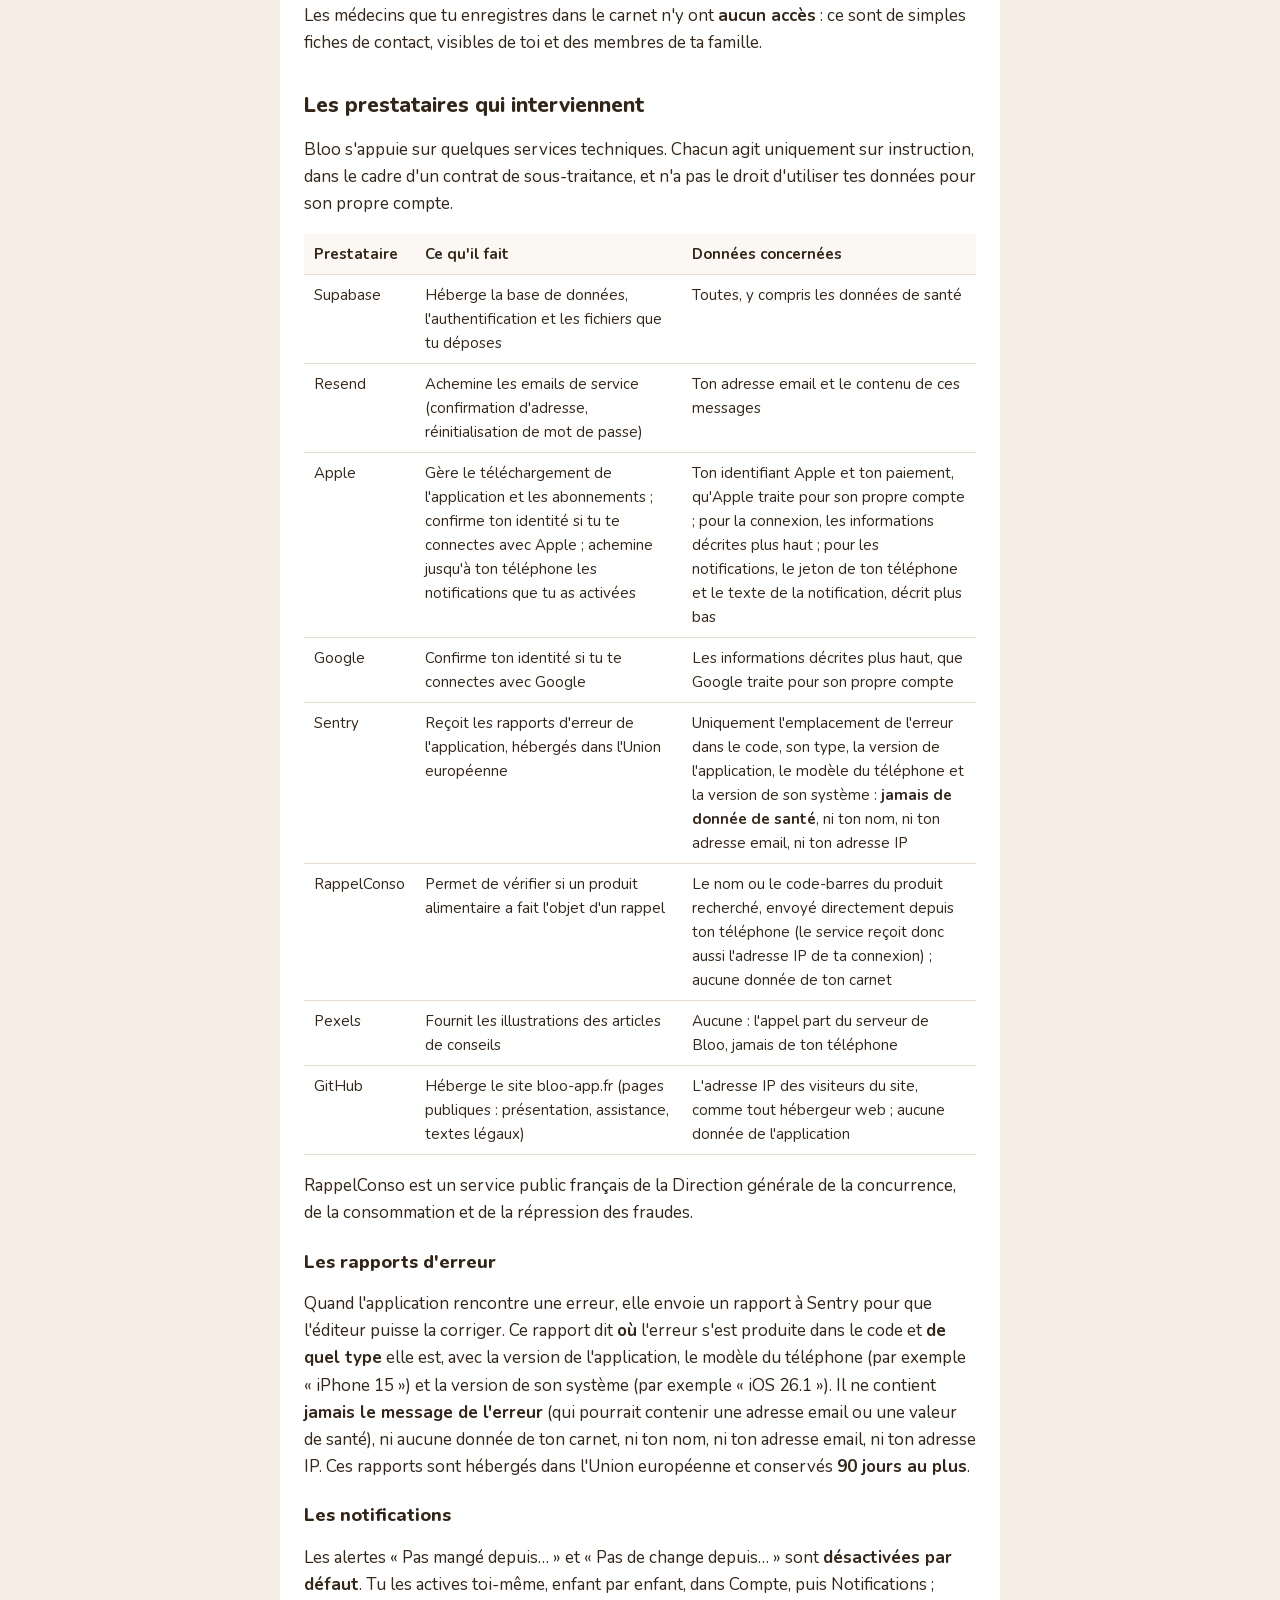
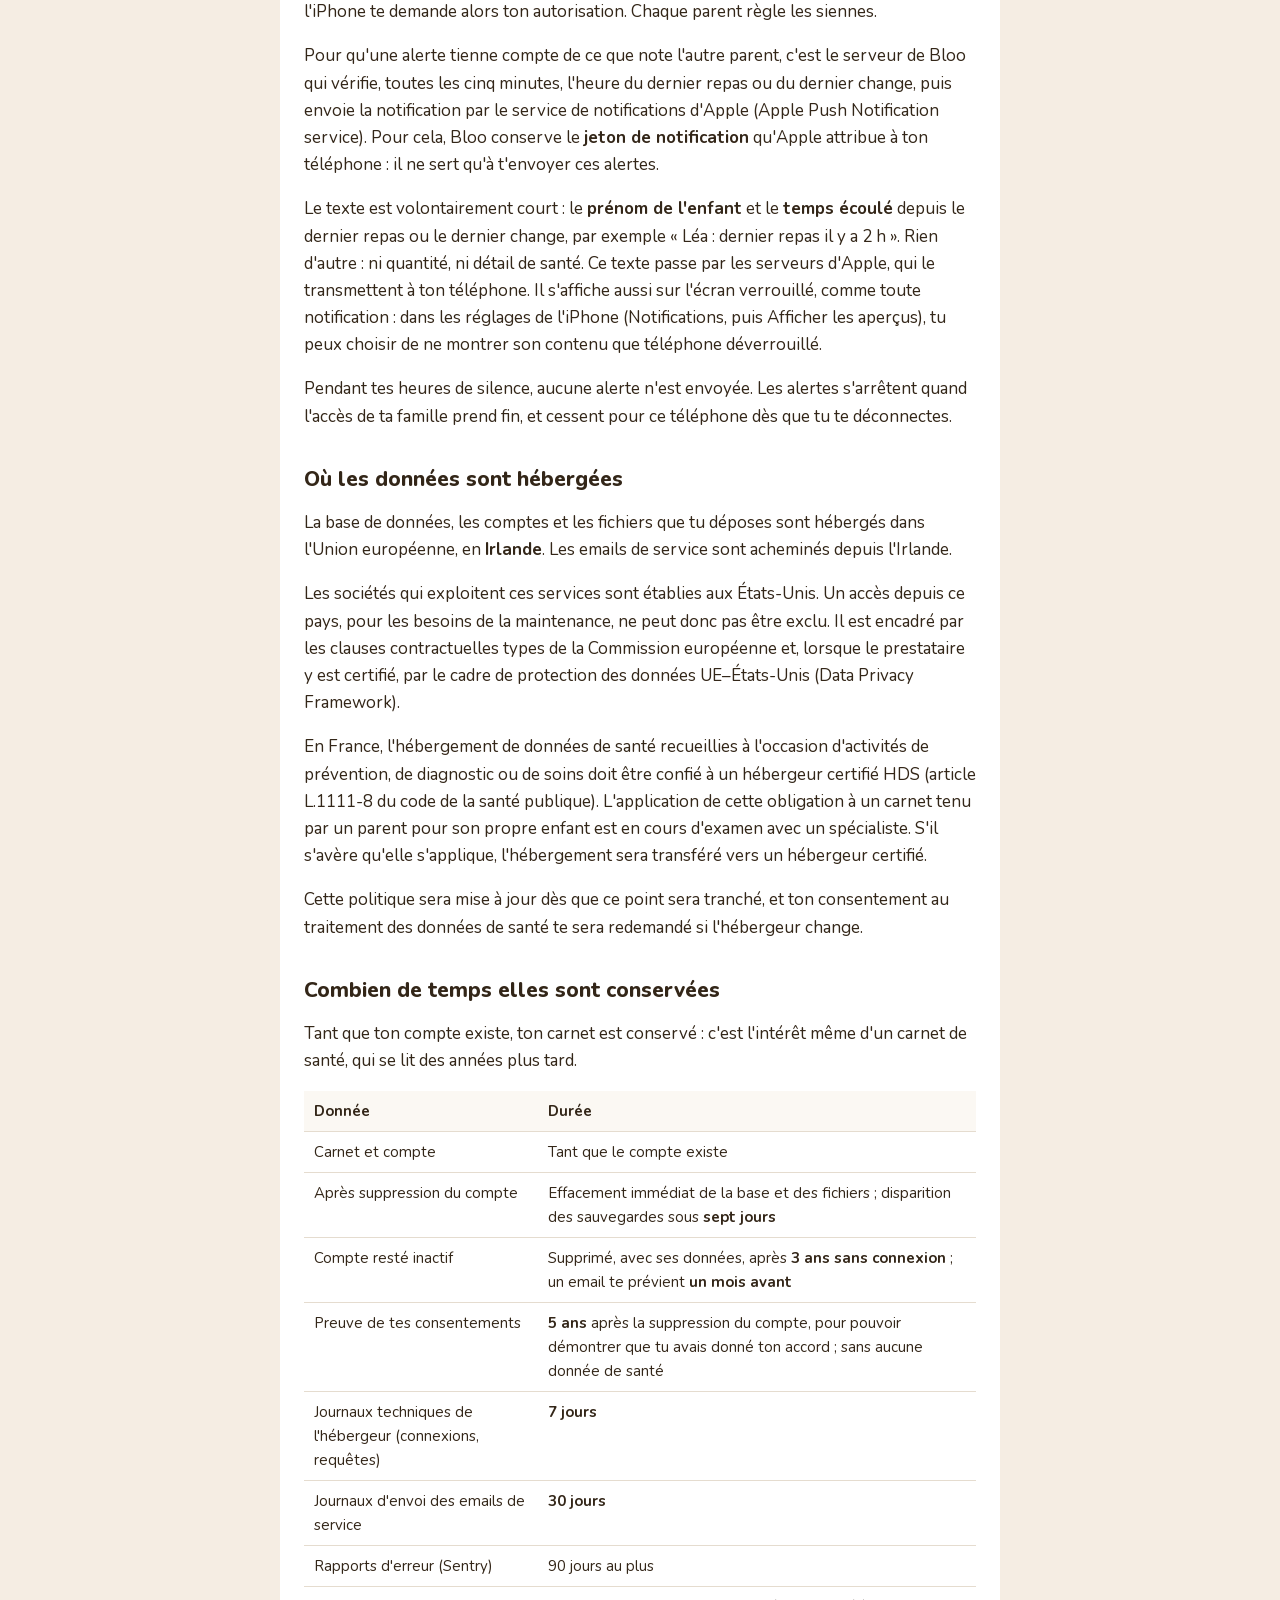
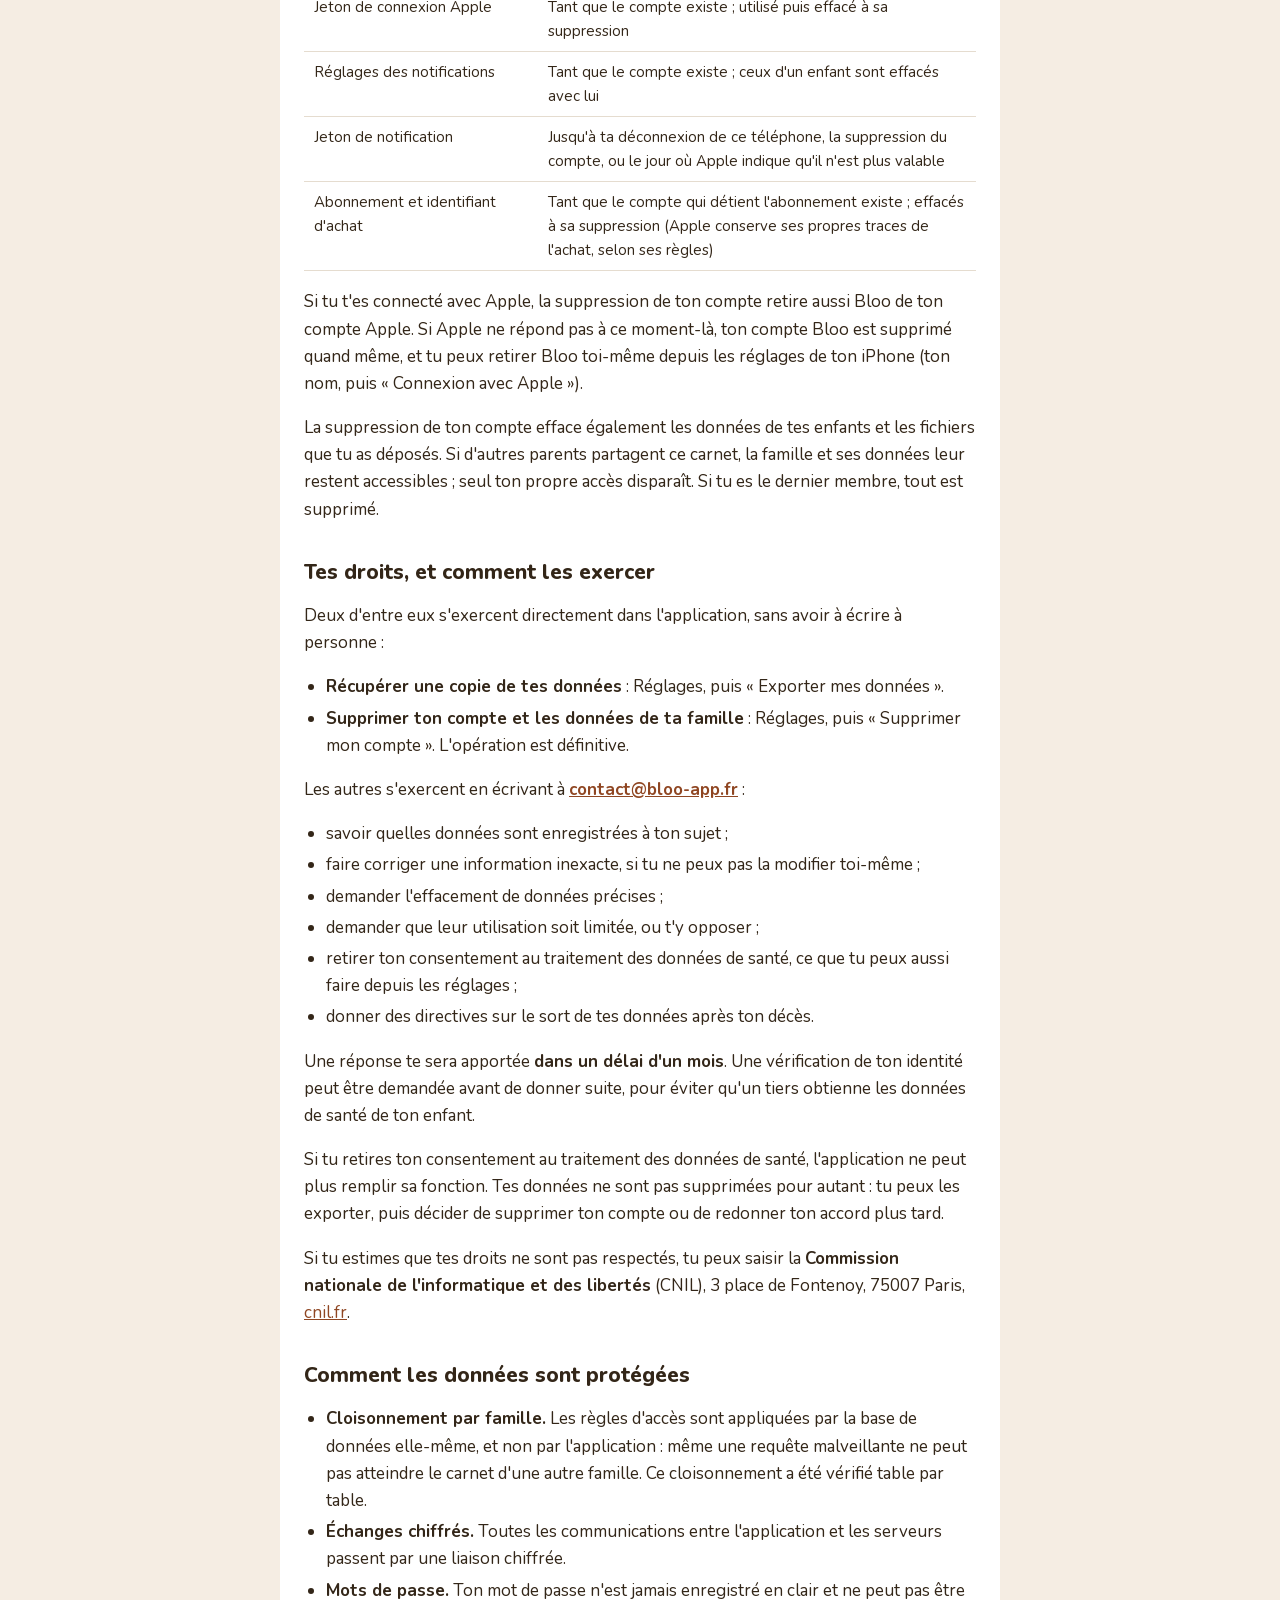
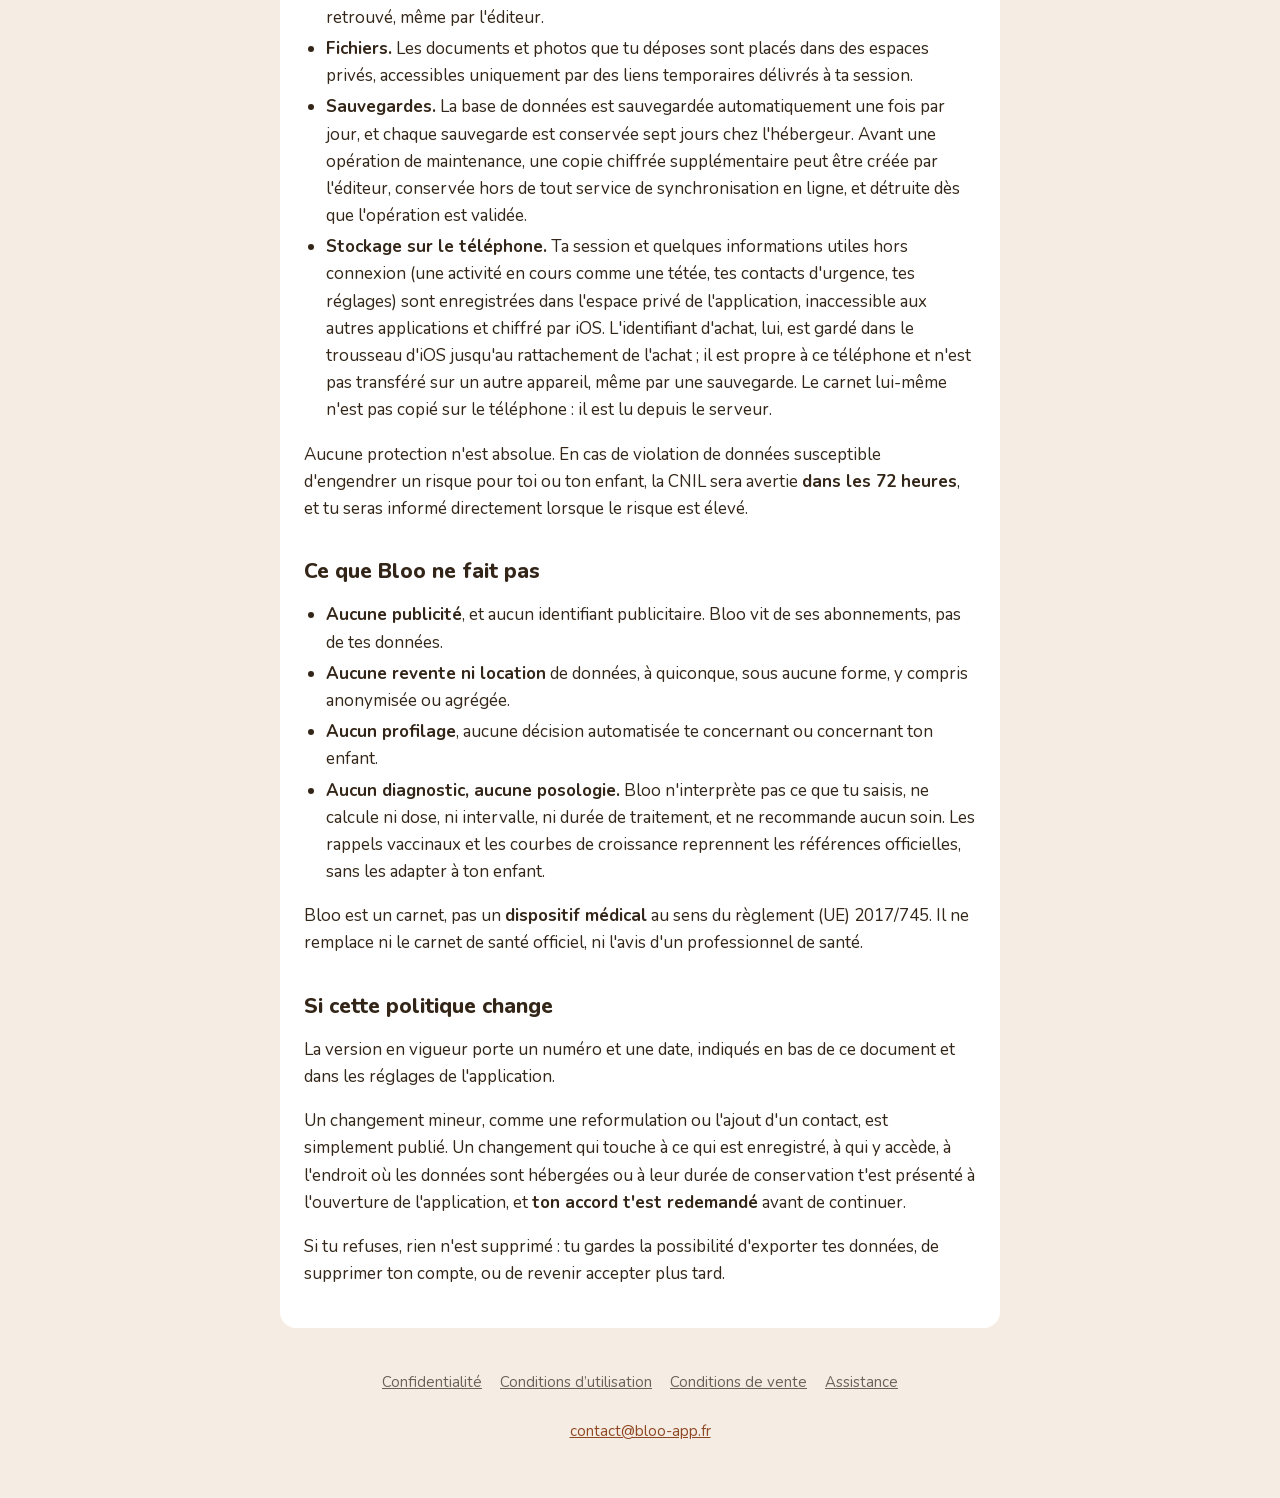
<file: confidentialite/index.html>
<!doctype html>
<html lang="fr">
<head>
<meta charset="utf-8">
<meta name="viewport" content="width=device-width, initial-scale=1">
<title>Politique de confidentialité de Bloo</title>
<meta name="description" content="Politique de confidentialité de Bloo, texte identique à celui de l’application.">
<link rel="icon" type="image/png" href="/img/icone.png">
<link rel="apple-touch-icon" href="/img/icone.png">
<link rel="stylesheet" href="/style.css">
</head>
<body class="">
<header class="top">
  <a class="brand" href="/"><img src="/img/icone.png" alt="" width="32" height="32"> Bloo</a>
  <a class="top-link" href="/assistance/">Assistance</a>
</header>
<main>
<article class="legal">
<h1>Politique de confidentialité de Bloo</h1>
<p><em>Version 2026-12a, 16 novembre 2026</em></p>
<p>Bloo est un carnet de santé numérique pour enfants. Cette politique dit quelles données l'application enregistre, pourquoi, qui peut les voir, combien de temps elles sont conservées, et comment les récupérer ou les supprimer.</p>
<h2>Qui est responsable de tes données</h2>
<p>Bloo est édité par <strong>Louis Leclerc</strong>, entrepreneur individuel, immatriculé sous le numéro SIRET <strong>130 868 284 00014</strong>, dont le siège est situé <strong>27 rue des Pyrénées, 31400 Toulouse</strong>.</p>
<p>C'est cette personne qui décide des données enregistrées et de ce qui en est fait : elle est le responsable du traitement au sens du règlement général sur la protection des données (RGPD).</p>
<p>Pour toute question sur tes données, ou pour exercer l'un des droits décrits plus bas : <strong><a href="mailto:contact@bloo-app.fr">contact@bloo-app.fr</a></strong>.</p>
<p>Bloo n'a pas désigné de délégué à la protection des données : ce n'est obligatoire que lorsque des données de santé sont traitées à grande échelle (article 37 du RGPD), ce qui n'est pas le cas au lancement. Ce point sera réexaminé à mesure que le nombre de familles utilisatrices augmente.</p>
<h2>Les données que Bloo enregistre</h2>
<p>Tu saisis toi-même la quasi-totalité de ces données. Bloo n'en déduit aucune, n'en achète aucune et n'en collecte aucune à ton insu.</p>
<table>
<thead>
<tr>
<th>Catégorie</th>
<th>Ce qu'elle contient</th>
<th>Donnée de santé</th>
</tr>
</thead>
<tbody>
<tr>
<td>Ton compte</td>
<td>Adresse email, mot de passe (jamais stocké en clair), prénom si tu le renseignes, date de création, date de dernière connexion ; si tu te connectes avec Apple ou Google, les informations décrites juste après</td>
<td>Non</td>
</tr>
<tr>
<td>Ton enfant</td>
<td>Prénom, date de naissance, sexe, photo si tu en ajoutes une</td>
<td>Non</td>
</tr>
<tr>
<td>Soins quotidiens</td>
<td>Tétées, biberons, changes, sommeil, diversification alimentaire</td>
<td>Oui</td>
</tr>
<tr>
<td>Suivi médical</td>
<td>Vaccins, examens obligatoires, antécédents, allergies, traitements et prises de médicaments, consultations, températures</td>
<td>Oui</td>
</tr>
<tr>
<td>Croissance</td>
<td>Poids, taille, périmètre crânien</td>
<td>Oui</td>
</tr>
<tr>
<td>Documents</td>
<td>Fichiers que tu déposes toi-même : ordonnances, comptes rendus, résultats</td>
<td>Oui</td>
</tr>
<tr>
<td>Professionnels de santé</td>
<td>Nom, spécialité, coordonnées des médecins que tu enregistres</td>
<td>Indirectement</td>
</tr>
<tr>
<td>Rendez-vous</td>
<td>Date, motif, professionnel concerné</td>
<td>Indirectement</td>
</tr>
<tr>
<td>Famille</td>
<td>Membres ayant accès au carnet, codes d'invitation en cours</td>
<td>Non</td>
</tr>
<tr>
<td>Abonnement</td>
<td>Formule choisie, numéro de la transaction Apple, dates de fin de l'abonnement et du délai de grâce, date d'un éventuel remboursement, environnement (test ou réel), identifiant d'achat décrit plus bas</td>
<td>Non</td>
</tr>
<tr>
<td>Consentements</td>
<td>Ton acceptation des conditions et du traitement des données de santé, avec sa date et sa version</td>
<td>Non</td>
</tr>
<tr>
<td>Technique</td>
<td>Numéro de version de l'application installée, conservé uniquement dans sa dernière valeur connue</td>
<td>Non</td>
</tr>
<tr>
<td>Notifications, si tu les actives</td>
<td>Tes alertes (pour chaque enfant : activée ou non, et le délai choisi), tes heures de silence, le fuseau horaire de ton téléphone, et le jeton de notification qu'Apple attribue à ton téléphone</td>
<td>Non</td>
</tr>
</tbody>
</table>
<h3>Si tu te connectes avec Apple ou Google</h3>
<p>« Continuer avec Apple » et « Continuer avec Google » évitent de créer un mot de passe. Apple ou Google confirme alors ton identité à Bloo, sans jamais lui transmettre ton mot de passe Apple ou Google.</p>
<ul>
<li><strong>Avec Apple</strong>, Bloo reçoit un identifiant propre à Bloo, ton adresse email (ou une adresse relais si tu choisis « Masquer mon adresse » : les emails de Bloo te parviennent alors par Apple, sans que Bloo connaisse ta vraie adresse) et, à la première connexion seulement, ton nom si tu acceptes de le partager. Bloo conserve aussi, sur son serveur, un jeton technique délivré par Apple : il sert uniquement à retirer Bloo de ton compte Apple quand tu supprimes ton compte, comme Apple l'exige.</li>
<li><strong>Avec Google</strong>, Bloo reçoit ton identifiant Google, ton adresse email, ton nom et l'adresse de ta photo de profil. Bloo n'utilise que ton adresse email ; le reste est enregistré par le service d'authentification sans être affiché ni utilisé.</li>
</ul>
<p>Apple et Google savent alors que tu utilises Bloo, comme pour toute application à laquelle tu te connectes avec eux. Ils ne reçoivent <strong>aucune donnée de ton carnet</strong>. Si un compte Bloo existe déjà avec la même adresse email vérifiée, la connexion Google s'y rattache ; Bloo ne fusionne jamais deux comptes distincts.</p>
<h3>Si tu t'abonnes</h3>
<p>C'est Apple qui encaisse le paiement : Bloo ne reçoit <strong>ni ton moyen de paiement, ni ton nom, ni ton identifiant Apple</strong>. Apple lui confirme seulement l'état de l'abonnement (la formule, sa date de fin, un éventuel remboursement), pour que l'application sache si ta famille y a accès.</p>
<p>Comme l'essai ou l'abonnement peut commencer avant la création de ton compte, ton téléphone crée au moment de l'achat un <strong>identifiant d'achat</strong> : un nombre tiré au hasard, sans aucun lien avec toi ni avec ton enfant. Il est remis à Apple avec l'achat, gardé dans le trousseau d'iOS le temps de créer ton compte, puis enregistré par Bloo avec l'abonnement. Il sert uniquement à rattacher l'achat au bon compte, et à refuser qu'un même achat couvre deux familles. Une fois l'achat rattaché, il est effacé du téléphone.</p>
<p><strong>Calendrier du téléphone.</strong> Après l'enregistrement d'un rendez-vous, Bloo peut te proposer de l'ajouter au calendrier de ton téléphone. Si tu acceptes, l'écran d'ajout d'iOS s'ouvre avec un titre discret (« RDV », le prénom de ton enfant et le type de médecin), la date et l'heure, sans motif ni description ; c'est toi qui confirmes l'ajout. Bloo n'a pas accès à ton calendrier et ne lit aucun de tes événements. Si ton calendrier est synchronisé (iCloud, Google…), cet événement l'est aussi, selon tes propres réglages.</p>
<p>Les <strong>contacts d'urgence</strong> que tu saisis restent enregistrés sur ton téléphone uniquement. Ils ne sont transmis à aucun serveur, ne sont pas partagés avec l'autre parent, et disparaissent si tu changes d'appareil.</p>
<p>Bloo n'enregistre <strong>aucun identifiant publicitaire</strong>, aucune donnée de localisation, et n'accède à ton carnet d'adresses ni à ton agenda.</p>
<h2>Pourquoi Bloo les enregistre, et sur quelle base</h2>
<table>
<thead>
<tr>
<th>Ce que Bloo fait</th>
<th>Pourquoi</th>
<th>Base légale</th>
</tr>
</thead>
<tbody>
<tr>
<td>Créer et gérer ton compte</td>
<td>Te permettre de te connecter et de retrouver ton carnet</td>
<td>Exécution du contrat</td>
</tr>
<tr>
<td>Enregistrer les soins et le suivi médical de ton enfant</td>
<td>C'est la raison d'être de l'application</td>
<td>Ton consentement explicite (article 9.2.a du RGPD)</td>
</tr>
<tr>
<td>Partager le carnet avec l'autre parent</td>
<td>Te permettre d'inviter qui tu choisis</td>
<td>Exécution du contrat</td>
</tr>
<tr>
<td>T'envoyer les emails de service</td>
<td>Confirmer ton adresse, réinitialiser ton mot de passe</td>
<td>Exécution du contrat</td>
</tr>
<tr>
<td>Gérer ton abonnement</td>
<td>Te donner accès aux fonctions payantes</td>
<td>Exécution du contrat</td>
</tr>
<tr>
<td>Te connecter avec Apple ou Google, si tu le choisis</td>
<td>T'éviter un mot de passe de plus</td>
<td>Exécution du contrat</td>
</tr>
<tr>
<td>T'envoyer les alertes que tu as activées</td>
<td>Te prévenir quand ton enfant n'a pas mangé ou pas été changé depuis le délai que tu as choisi, en tenant compte de ce que note l'autre parent</td>
<td>Exécution du contrat</td>
</tr>
<tr>
<td>Protéger les comptes et prévenir les abus</td>
<td>Empêcher qu'un tiers accède à ton carnet</td>
<td>Intérêt légitime</td>
</tr>
<tr>
<td>Détecter et corriger les erreurs de l'application</td>
<td>Savoir qu'un écran plante, pour le réparer</td>
<td>Intérêt légitime</td>
</tr>
<tr>
<td>Conserver la preuve de tes consentements</td>
<td>Pouvoir démontrer que tu as accepté, et quand</td>
<td>Obligation légale (article 7.1 du RGPD)</td>
</tr>
</tbody>
</table>
<p>Les données de santé bénéficient d'une protection renforcée. Bloo ne les enregistre qu'après ton <strong>accord explicite</strong>, donné séparément de l'acceptation des conditions d'utilisation. Cet accord est horodaté par le serveur, avec la version du document accepté.</p>
<p>Tu peux <strong>retirer cet accord à tout moment</strong> depuis les réglages de l'application. Le retrait ne remet pas en cause ce qui a été fait avant, et la section sur tes droits explique ce qu'il advient alors de tes données.</p>
<h2>Qui peut voir les données de ton enfant</h2>
<p><strong>Toi, et les personnes que tu invites.</strong> Personne d'autre.</p>
<p>Un carnet appartient à une famille. Chaque membre de cette famille voit l'ensemble du carnet : tous les enfants, tous les soins, tout le suivi médical. Il n'existe pas aujourd'hui d'accès partiel ou en lecture seule.</p>
<p>Pour inviter quelqu'un, tu génères un code depuis l'application. Ce code <strong>expire au bout de 48 heures</strong>, ne peut servir qu'une seule fois, et n'est visible que par toi. Tu peux retirer un membre à tout moment : il perd immédiatement l'accès au carnet, et les codes d'invitation en attente sont annulés dans le même mouvement.</p>
<p>Inviter quelqu'un revient à lui donner accès aux données de santé de ton enfant. N'invite que les personnes à qui tu confies déjà sa santé.</p>
<p>Bloo ne transmet tes données <strong>à aucun tiers</strong> : ni assureur, ni laboratoire, ni régie publicitaire, ni service de statistiques. Les rapports d'erreur décrits plus bas ne contiennent aucune donnée de ton carnet. Elles ne sont ni vendues, ni louées, ni échangées. Les seules sociétés qui les hébergent ou les acheminent techniquement sont listées à la section suivante, et agissent uniquement sur instruction.</p>
<p>Les médecins que tu enregistres dans le carnet n'y ont <strong>aucun accès</strong> : ce sont de simples fiches de contact, visibles de toi et des membres de ta famille.</p>
<h2>Les prestataires qui interviennent</h2>
<p>Bloo s'appuie sur quelques services techniques. Chacun agit uniquement sur instruction, dans le cadre d'un contrat de sous-traitance, et n'a pas le droit d'utiliser tes données pour son propre compte.</p>
<table>
<thead>
<tr>
<th>Prestataire</th>
<th>Ce qu'il fait</th>
<th>Données concernées</th>
</tr>
</thead>
<tbody>
<tr>
<td>Supabase</td>
<td>Héberge la base de données, l'authentification et les fichiers que tu déposes</td>
<td>Toutes, y compris les données de santé</td>
</tr>
<tr>
<td>Resend</td>
<td>Achemine les emails de service (confirmation d'adresse, réinitialisation de mot de passe)</td>
<td>Ton adresse email et le contenu de ces messages</td>
</tr>
<tr>
<td>Apple</td>
<td>Gère le téléchargement de l'application et les abonnements ; confirme ton identité si tu te connectes avec Apple ; achemine jusqu'à ton téléphone les notifications que tu as activées</td>
<td>Ton identifiant Apple et ton paiement, qu'Apple traite pour son propre compte ; pour la connexion, les informations décrites plus haut ; pour les notifications, le jeton de ton téléphone et le texte de la notification, décrit plus bas</td>
</tr>
<tr>
<td>Google</td>
<td>Confirme ton identité si tu te connectes avec Google</td>
<td>Les informations décrites plus haut, que Google traite pour son propre compte</td>
</tr>
<tr>
<td>Sentry</td>
<td>Reçoit les rapports d'erreur de l'application, hébergés dans l'Union européenne</td>
<td>Uniquement l'emplacement de l'erreur dans le code, son type, la version de l'application, le modèle du téléphone et la version de son système : <strong>jamais de donnée de santé</strong>, ni ton nom, ni ton adresse email, ni ton adresse IP</td>
</tr>
<tr>
<td>RappelConso</td>
<td>Permet de vérifier si un produit alimentaire a fait l'objet d'un rappel</td>
<td>Le nom ou le code-barres du produit recherché, envoyé directement depuis ton téléphone (le service reçoit donc aussi l'adresse IP de ta connexion) ; aucune donnée de ton carnet</td>
</tr>
<tr>
<td>Pexels</td>
<td>Fournit les illustrations des articles de conseils</td>
<td>Aucune : l'appel part du serveur de Bloo, jamais de ton téléphone</td>
</tr>
<tr>
<td>GitHub</td>
<td>Héberge le site bloo-app.fr (pages publiques : présentation, assistance, textes légaux)</td>
<td>L'adresse IP des visiteurs du site, comme tout hébergeur web ; aucune donnée de l'application</td>
</tr>
</tbody>
</table>
<p>RappelConso est un service public français de la Direction générale de la concurrence, de la consommation et de la répression des fraudes.</p>
<h3>Les rapports d'erreur</h3>
<p>Quand l'application rencontre une erreur, elle envoie un rapport à Sentry pour que l'éditeur puisse la corriger. Ce rapport dit <strong>où</strong> l'erreur s'est produite dans le code et <strong>de quel type</strong> elle est, avec la version de l'application, le modèle du téléphone (par exemple « iPhone 15 ») et la version de son système (par exemple « iOS 26.1 »). Il ne contient <strong>jamais le message de l'erreur</strong> (qui pourrait contenir une adresse email ou une valeur de santé), ni aucune donnée de ton carnet, ni ton nom, ni ton adresse email, ni ton adresse IP. Ces rapports sont hébergés dans l'Union européenne et conservés <strong>90 jours au plus</strong>.</p>
<h3>Les notifications</h3>
<p>Les alertes « Pas mangé depuis… » et « Pas de change depuis… » sont <strong>désactivées par défaut</strong>. Tu les actives toi-même, enfant par enfant, dans Compte, puis Notifications ; l'iPhone te demande alors ton autorisation. Chaque parent règle les siennes.</p>
<p>Pour qu'une alerte tienne compte de ce que note l'autre parent, c'est le serveur de Bloo qui vérifie, toutes les cinq minutes, l'heure du dernier repas ou du dernier change, puis envoie la notification par le service de notifications d'Apple (Apple Push Notification service). Pour cela, Bloo conserve le <strong>jeton de notification</strong> qu'Apple attribue à ton téléphone : il ne sert qu'à t'envoyer ces alertes.</p>
<p>Le texte est volontairement court : le <strong>prénom de l'enfant</strong> et le <strong>temps écoulé</strong> depuis le dernier repas ou le dernier change, par exemple « Léa : dernier repas il y a 2 h ». Rien d'autre : ni quantité, ni détail de santé. Ce texte passe par les serveurs d'Apple, qui le transmettent à ton téléphone. Il s'affiche aussi sur l'écran verrouillé, comme toute notification : dans les réglages de l'iPhone (Notifications, puis Afficher les aperçus), tu peux choisir de ne montrer son contenu que téléphone déverrouillé.</p>
<p>Pendant tes heures de silence, aucune alerte n'est envoyée. Les alertes s'arrêtent quand l'accès de ta famille prend fin, et cessent pour ce téléphone dès que tu te déconnectes.</p>
<h2>Où les données sont hébergées</h2>
<p>La base de données, les comptes et les fichiers que tu déposes sont hébergés dans l'Union européenne, en <strong>Irlande</strong>. Les emails de service sont acheminés depuis l'Irlande.</p>
<p>Les sociétés qui exploitent ces services sont établies aux États-Unis. Un accès depuis ce pays, pour les besoins de la maintenance, ne peut donc pas être exclu. Il est encadré par les clauses contractuelles types de la Commission européenne et, lorsque le prestataire y est certifié, par le cadre de protection des données UE–États-Unis (Data Privacy Framework).</p>
<p>En France, l'hébergement de données de santé recueillies à l'occasion d'activités de prévention, de diagnostic ou de soins doit être confié à un hébergeur certifié HDS (article L.1111-8 du code de la santé publique). L'application de cette obligation à un carnet tenu par un parent pour son propre enfant est en cours d'examen avec un spécialiste. S'il s'avère qu'elle s'applique, l'hébergement sera transféré vers un hébergeur certifié.</p>
<p>Cette politique sera mise à jour dès que ce point sera tranché, et ton consentement au traitement des données de santé te sera redemandé si l'hébergeur change.</p>
<h2>Combien de temps elles sont conservées</h2>
<p>Tant que ton compte existe, ton carnet est conservé : c'est l'intérêt même d'un carnet de santé, qui se lit des années plus tard.</p>
<table>
<thead>
<tr>
<th>Donnée</th>
<th>Durée</th>
</tr>
</thead>
<tbody>
<tr>
<td>Carnet et compte</td>
<td>Tant que le compte existe</td>
</tr>
<tr>
<td>Après suppression du compte</td>
<td>Effacement immédiat de la base et des fichiers ; disparition des sauvegardes sous <strong>sept jours</strong></td>
</tr>
<tr>
<td>Compte resté inactif</td>
<td>Supprimé, avec ses données, après <strong>3 ans sans connexion</strong> ; un email te prévient <strong>un mois avant</strong></td>
</tr>
<tr>
<td>Preuve de tes consentements</td>
<td><strong>5 ans</strong> après la suppression du compte, pour pouvoir démontrer que tu avais donné ton accord ; sans aucune donnée de santé</td>
</tr>
<tr>
<td>Journaux techniques de l'hébergeur (connexions, requêtes)</td>
<td><strong>7 jours</strong></td>
</tr>
<tr>
<td>Journaux d'envoi des emails de service</td>
<td><strong>30 jours</strong></td>
</tr>
<tr>
<td>Rapports d'erreur (Sentry)</td>
<td>90 jours au plus</td>
</tr>
<tr>
<td>Jeton de connexion Apple</td>
<td>Tant que le compte existe ; utilisé puis effacé à sa suppression</td>
</tr>
<tr>
<td>Réglages des notifications</td>
<td>Tant que le compte existe ; ceux d'un enfant sont effacés avec lui</td>
</tr>
<tr>
<td>Jeton de notification</td>
<td>Jusqu'à ta déconnexion de ce téléphone, la suppression du compte, ou le jour où Apple indique qu'il n'est plus valable</td>
</tr>
<tr>
<td>Abonnement et identifiant d'achat</td>
<td>Tant que le compte qui détient l'abonnement existe ; effacés à sa suppression (Apple conserve ses propres traces de l'achat, selon ses règles)</td>
</tr>
</tbody>
</table>
<p>Si tu t'es connecté avec Apple, la suppression de ton compte retire aussi Bloo de ton compte Apple. Si Apple ne répond pas à ce moment-là, ton compte Bloo est supprimé quand même, et tu peux retirer Bloo toi-même depuis les réglages de ton iPhone (ton nom, puis « Connexion avec Apple »).</p>
<p>La suppression de ton compte efface également les données de tes enfants et les fichiers que tu as déposés. Si d'autres parents partagent ce carnet, la famille et ses données leur restent accessibles ; seul ton propre accès disparaît. Si tu es le dernier membre, tout est supprimé.</p>
<h2>Tes droits, et comment les exercer</h2>
<p>Deux d'entre eux s'exercent directement dans l'application, sans avoir à écrire à personne :</p>
<ul>
<li><strong>Récupérer une copie de tes données</strong> : Réglages, puis « Exporter mes données ».</li>
<li><strong>Supprimer ton compte et les données de ta famille</strong> : Réglages, puis « Supprimer mon compte ». L'opération est définitive.</li>
</ul>
<p>Les autres s'exercent en écrivant à <strong><a href="mailto:contact@bloo-app.fr">contact@bloo-app.fr</a></strong> :</p>
<ul>
<li>savoir quelles données sont enregistrées à ton sujet ;</li>
<li>faire corriger une information inexacte, si tu ne peux pas la modifier toi-même ;</li>
<li>demander l'effacement de données précises ;</li>
<li>demander que leur utilisation soit limitée, ou t'y opposer ;</li>
<li>retirer ton consentement au traitement des données de santé, ce que tu peux aussi faire depuis les réglages ;</li>
<li>donner des directives sur le sort de tes données après ton décès.</li>
</ul>
<p>Une réponse te sera apportée <strong>dans un délai d'un mois</strong>. Une vérification de ton identité peut être demandée avant de donner suite, pour éviter qu'un tiers obtienne les données de santé de ton enfant.</p>
<p>Si tu retires ton consentement au traitement des données de santé, l'application ne peut plus remplir sa fonction. Tes données ne sont pas supprimées pour autant : tu peux les exporter, puis décider de supprimer ton compte ou de redonner ton accord plus tard.</p>
<p>Si tu estimes que tes droits ne sont pas respectés, tu peux saisir la <strong>Commission nationale de l'informatique et des libertés</strong> (CNIL), 3 place de Fontenoy, 75007 Paris, <a href="https://www.cnil.fr">cnil.fr</a>.</p>
<h2>Comment les données sont protégées</h2>
<ul>
<li><strong>Cloisonnement par famille.</strong> Les règles d'accès sont appliquées par la base de données elle-même, et non par l'application : même une requête malveillante ne peut pas atteindre le carnet d'une autre famille. Ce cloisonnement a été vérifié table par table.</li>
<li><strong>Échanges chiffrés.</strong> Toutes les communications entre l'application et les serveurs passent par une liaison chiffrée.</li>
<li><strong>Mots de passe.</strong> Ton mot de passe n'est jamais enregistré en clair et ne peut pas être retrouvé, même par l'éditeur.</li>
<li><strong>Fichiers.</strong> Les documents et photos que tu déposes sont placés dans des espaces privés, accessibles uniquement par des liens temporaires délivrés à ta session.</li>
<li><strong>Sauvegardes.</strong> La base de données est sauvegardée automatiquement une fois par jour, et chaque sauvegarde est conservée sept jours chez l'hébergeur. Avant une opération de maintenance, une copie chiffrée supplémentaire peut être créée par l'éditeur, conservée hors de tout service de synchronisation en ligne, et détruite dès que l'opération est validée.</li>
<li><strong>Stockage sur le téléphone.</strong> Ta session et quelques informations utiles hors connexion (une activité en cours comme une tétée, tes contacts d'urgence, tes réglages) sont enregistrées dans l'espace privé de l'application, inaccessible aux autres applications et chiffré par iOS. L'identifiant d'achat, lui, est gardé dans le trousseau d'iOS jusqu'au rattachement de l'achat ; il est propre à ce téléphone et n'est pas transféré sur un autre appareil, même par une sauvegarde. Le carnet lui-même n'est pas copié sur le téléphone : il est lu depuis le serveur.</li>
</ul>
<p>Aucune protection n'est absolue. En cas de violation de données susceptible d'engendrer un risque pour toi ou ton enfant, la CNIL sera avertie <strong>dans les 72 heures</strong>, et tu seras informé directement lorsque le risque est élevé.</p>
<h2>Ce que Bloo ne fait pas</h2>
<ul>
<li><strong>Aucune publicité</strong>, et aucun identifiant publicitaire. Bloo vit de ses abonnements, pas de tes données.</li>
<li><strong>Aucune revente ni location</strong> de données, à quiconque, sous aucune forme, y compris anonymisée ou agrégée.</li>
<li><strong>Aucun profilage</strong>, aucune décision automatisée te concernant ou concernant ton enfant.</li>
<li><strong>Aucun diagnostic, aucune posologie.</strong> Bloo n'interprète pas ce que tu saisis, ne calcule ni dose, ni intervalle, ni durée de traitement, et ne recommande aucun soin. Les rappels vaccinaux et les courbes de croissance reprennent les références officielles, sans les adapter à ton enfant.</li>
</ul>
<p>Bloo est un carnet, pas un <strong>dispositif médical</strong> au sens du règlement (UE) 2017/745. Il ne remplace ni le carnet de santé officiel, ni l'avis d'un professionnel de santé.</p>
<h2>Si cette politique change</h2>
<p>La version en vigueur porte un numéro et une date, indiqués en bas de ce document et dans les réglages de l'application.</p>
<p>Un changement mineur, comme une reformulation ou l'ajout d'un contact, est simplement publié. Un changement qui touche à ce qui est enregistré, à qui y accède, à l'endroit où les données sont hébergées ou à leur durée de conservation t'est présenté à l'ouverture de l'application, et <strong>ton accord t'est redemandé</strong> avant de continuer.</p>
<p>Si tu refuses, rien n'est supprimé : tu gardes la possibilité d'exporter tes données, de supprimer ton compte, ou de revenir accepter plus tard.</p>
</article>
</main>
<footer>
  <nav aria-label="Informations légales">
    <a href="/confidentialite/">Confidentialité</a>
    <a href="/cgu/">Conditions d’utilisation</a>
    <a href="/cgv/">Conditions de vente</a>
    <a href="/assistance/">Assistance</a>
  </nav>
  <p><a href="mailto:contact@bloo-app.fr">contact@bloo-app.fr</a></p>
</footer>
</body>
</html>
</file>
<file: style.css>
/* Couleurs reprises de lib/theme/bloo_colors.dart (BlooColors.day / .night). */

@font-face { font-family: Nunito; font-weight: 400; font-display: swap; src: url(/fonts/Nunito-Regular.ttf) format("truetype"); }
@font-face { font-family: Nunito; font-weight: 700; font-display: swap; src: url(/fonts/Nunito-Bold.ttf) format("truetype"); }
@font-face { font-family: Nunito; font-weight: 800; font-display: swap; src: url(/fonts/Nunito-ExtraBold.ttf) format("truetype"); }

:root {
  --page: #F5EDE3;
  --surface: #FFFFFF;
  --surface-alt: #FBF8F3;
  --ink: #332618;
  --ink-muted: #6A6257;
  --accent: #8F4622;
  --line: #E5DCCF;
  --callout: #F5E6CC;
  --callout-ink: #6E4513;
  color-scheme: light dark;
}

@media (prefers-color-scheme: dark) {
  :root {
    --page: #1E2635;
    --surface: #283244;
    --surface-alt: #232C3C;
    --ink: #F2F0EC;
    --ink-muted: #B9B4AB;
    --accent: #E9A27C;
    --line: #3A4558;
    --callout: #3D3424;
    --callout-ink: #F0D7A8;
  }
}

* { box-sizing: border-box; }

body {
  margin: 0;
  background: var(--page);
  color: var(--ink);
  font: 400 17px/1.6 Nunito, system-ui, -apple-system, sans-serif;
  -webkit-text-size-adjust: 100%;
}

a { color: var(--accent); }
a:focus-visible { outline: 2px solid var(--accent); outline-offset: 3px; border-radius: 4px; }

.top, main, footer { max-width: 760px; margin: 0 auto; padding: 0 20px; }

.top {
  display: flex; align-items: center; justify-content: space-between;
  min-height: 72px;
}
.brand {
  display: inline-flex; align-items: center; gap: 10px;
  color: var(--ink); text-decoration: none;
  font-weight: 800; font-size: 22px;
}
.brand img { border-radius: 8px; }
.top-link { font-weight: 700; text-decoration: none; padding: 12px 0; }

h1, h2, h3 { line-height: 1.25; font-weight: 800; }
h1 { font-size: 30px; margin: 24px 0 12px; }
h2 { font-size: 21px; margin: 36px 0 8px; }
h3 { font-size: 18px; margin: 24px 0 6px; }

/* Accueil */
.hero { text-align: center; padding: 16px 0 8px; }
.mascot { width: 180px; height: auto; border-radius: 28px; }
.lead { font-size: 19px; color: var(--ink-muted); max-width: 560px; margin: 0 auto; }
.badge {
  display: inline-block; margin-top: 12px; padding: 12px 22px;
  border-radius: 999px; background: var(--ink); color: var(--page);
  font-weight: 700;
}
.features { display: grid; gap: 14px; margin: 36px 0 24px; }
@media (min-width: 640px) { .features { grid-template-columns: repeat(3, 1fr); } }
.card { background: var(--surface); border-radius: 16px; padding: 18px 20px; }
.card h2 { margin: 0 0 4px; font-size: 18px; }
.card p { margin: 0; color: var(--ink-muted); }
.note { font-size: 15px; color: var(--ink-muted); text-align: center; }

/* Textes légaux et assistance */
.legal { background: var(--surface); border-radius: 16px; padding: 8px 24px 24px; margin: 8px 0 24px; }
@media (max-width: 480px) { .legal { padding: 4px 16px 16px; } }
.legal blockquote {
  margin: 16px 0; padding: 12px 16px; border-radius: 12px;
  background: var(--callout); color: var(--callout-ink);
}
.legal blockquote p { margin: 0; }
.legal ul { padding-left: 22px; }
.legal li { margin: 4px 0; }
.legal li:has(> input[type="checkbox"]) { list-style: none; margin-left: -22px; }
.legal table { width: 100%; border-collapse: collapse; margin: 12px 0; font-size: 15px; display: block; overflow-x: auto; }
.legal th, .legal td { text-align: left; vertical-align: top; padding: 8px 10px; border-bottom: 1px solid var(--line); }
.legal th { background: var(--surface-alt); }
.legal hr { border: 0; border-top: 1px solid var(--line); margin: 24px 0; }
.contact { font-size: 22px; font-weight: 800; }

footer { padding-top: 8px; padding-bottom: 40px; font-size: 15px; color: var(--ink-muted); text-align: center; }
footer nav { display: flex; flex-wrap: wrap; justify-content: center; gap: 4px 18px; }
footer nav a { display: inline-block; padding: 10px 0; color: var(--ink-muted); }
</file>
